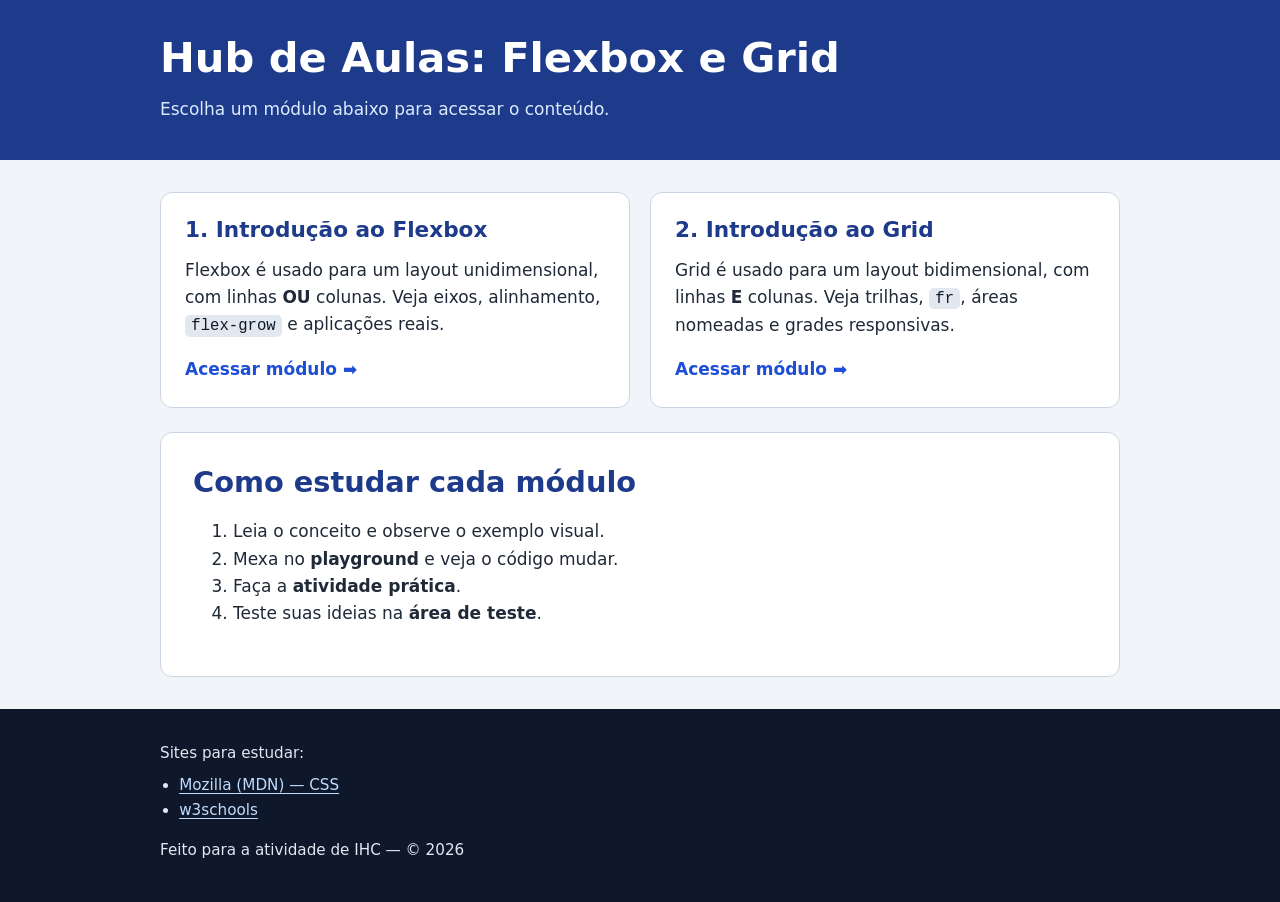
<file: index.html>
<!DOCTYPE html>
<html lang="pt-BR">
<head>
  <meta charset="UTF-8">
  <meta name="viewport" content="width=device-width, initial-scale=1.0">
  <title>Hub de Aulas — Flexbox e Grid</title>
  <meta name="description" content="Hub de estudo de CSS: Flexbox e Grid com explicações, exemplos e playgrounds interativos.">
  <link rel="stylesheet" href="hub.css">
</head>
<body>
  <a class="pular-link" href="#conteudo">Pular para o conteúdo</a>

  <header class="topo">
    <div class="topo-conteudo">
      <h1>Hub de Aulas: Flexbox e Grid</h1>
      <p>Escolha um módulo abaixo para acessar o conteúdo.</p>
    </div>
  </header>

  <main id="conteudo">
    <div class="cards">
      <a class="card" href="flexbox.html">
        <h2>1. Introdução ao Flexbox</h2>
        <p>Flexbox é usado para um layout unidimensional, com linhas <strong>OU</strong> colunas. Veja eixos, alinhamento, <code>flex-grow</code> e aplicações reais.</p>
        <p class="ver">Acessar módulo <span aria-hidden="true">➡</span></p>
      </a>
      <a class="card" href="grid.html">
        <h2>2. Introdução ao Grid</h2>
        <p>Grid é usado para um layout bidimensional, com linhas <strong>E</strong> colunas. Veja trilhas, <code>fr</code>, áreas nomeadas e grades responsivas.</p>
        <p class="ver">Acessar módulo <span aria-hidden="true">➡</span></p>
      </a>
    </div>

    <section class="secao" style="margin-top:1.5rem" aria-labelledby="t-como">
      <h2 id="t-como">Como estudar cada módulo</h2>
      <ol>
        <li>Leia o conceito e observe o exemplo visual.</li>
        <li>Mexa no <strong>playground</strong> e veja o código mudar.</li>
        <li>Faça a <strong>atividade prática</strong>.</li>
        <li>Teste suas ideias na <strong>área de teste</strong>.</li>
      </ol>
    </section>
  </main>

  <footer class="rodape">
    <div class="rodape-conteudo">
      <p>Sites para estudar:</p>
      <ul>
        <li><a href="https://developer.mozilla.org/pt-BR/docs/Web/CSS">Mozilla (MDN) — CSS</a></li>
        <li><a href="https://www.w3schools.com/css/default.asp">w3schools</a></li>
      </ul>
      <p>Feito para a atividade de IHC — © 2026</p>
    </div>
  </footer>
</body>
</html>
</file>
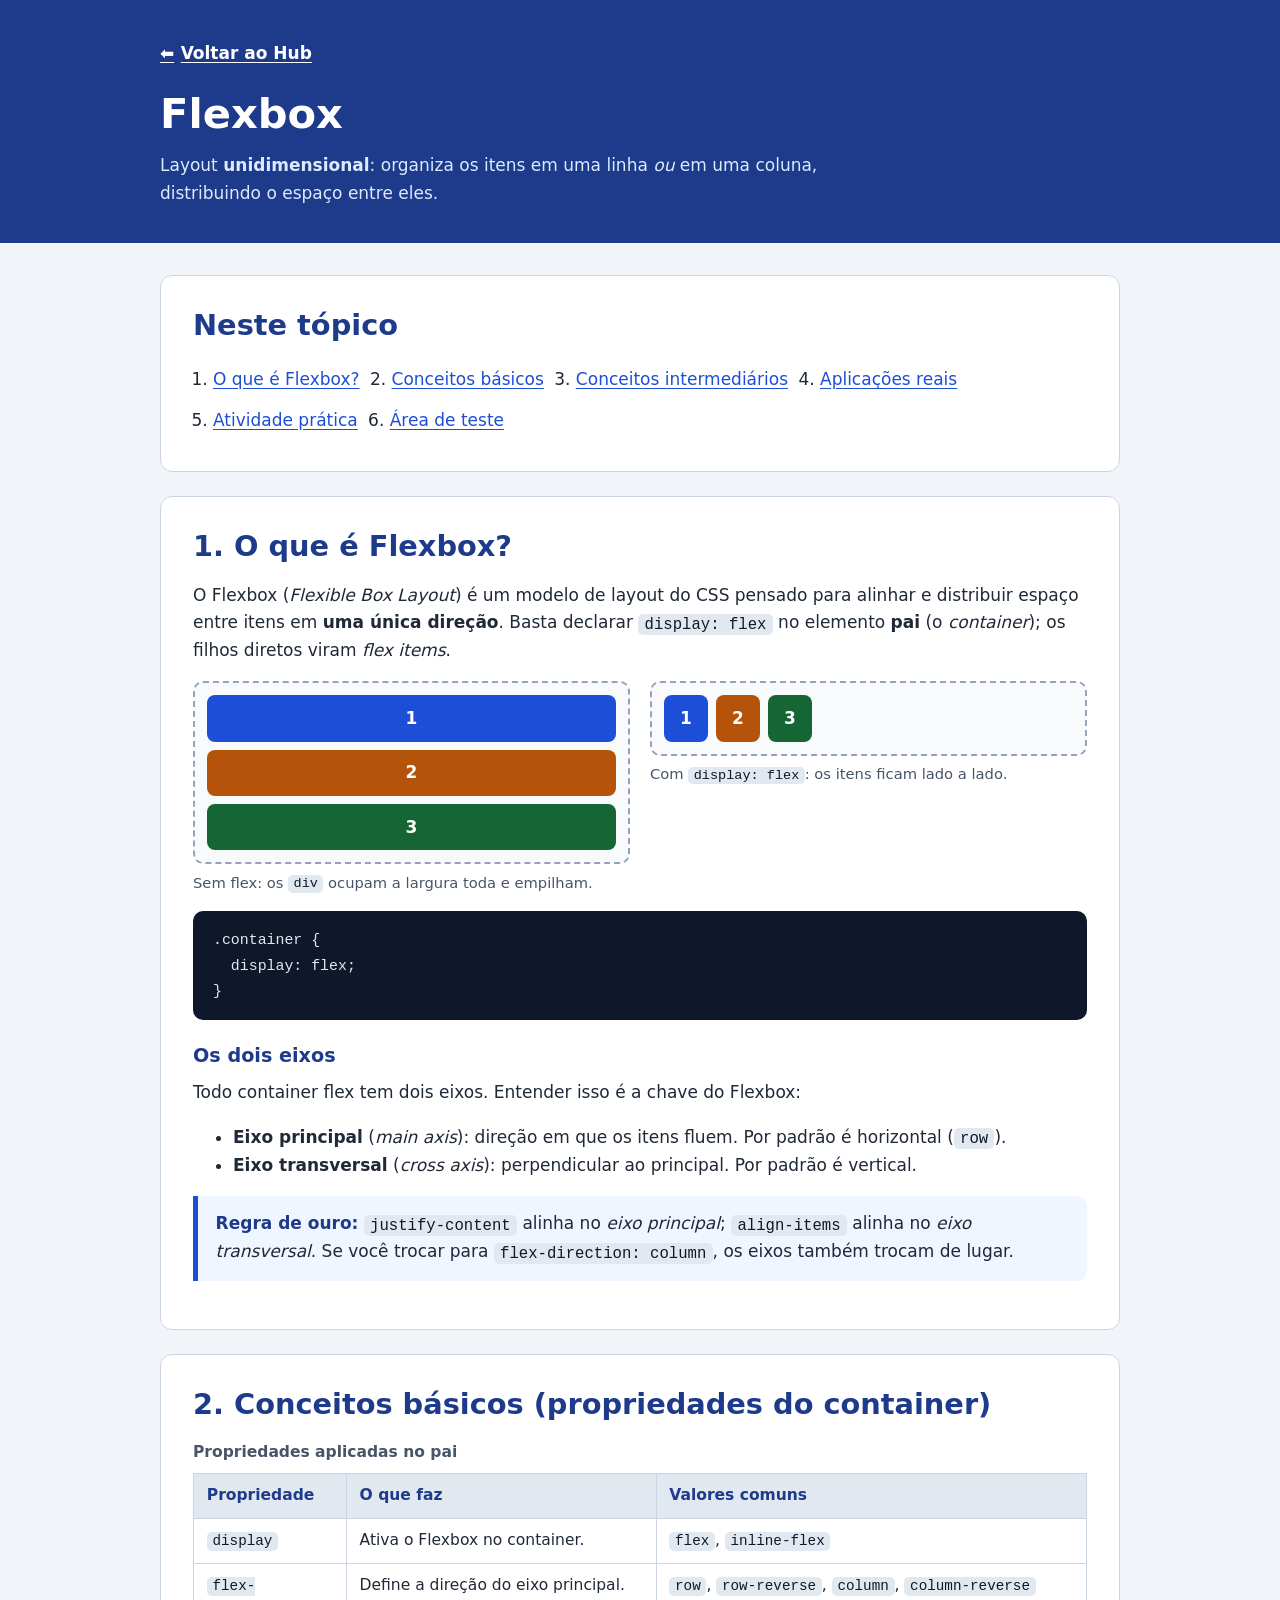
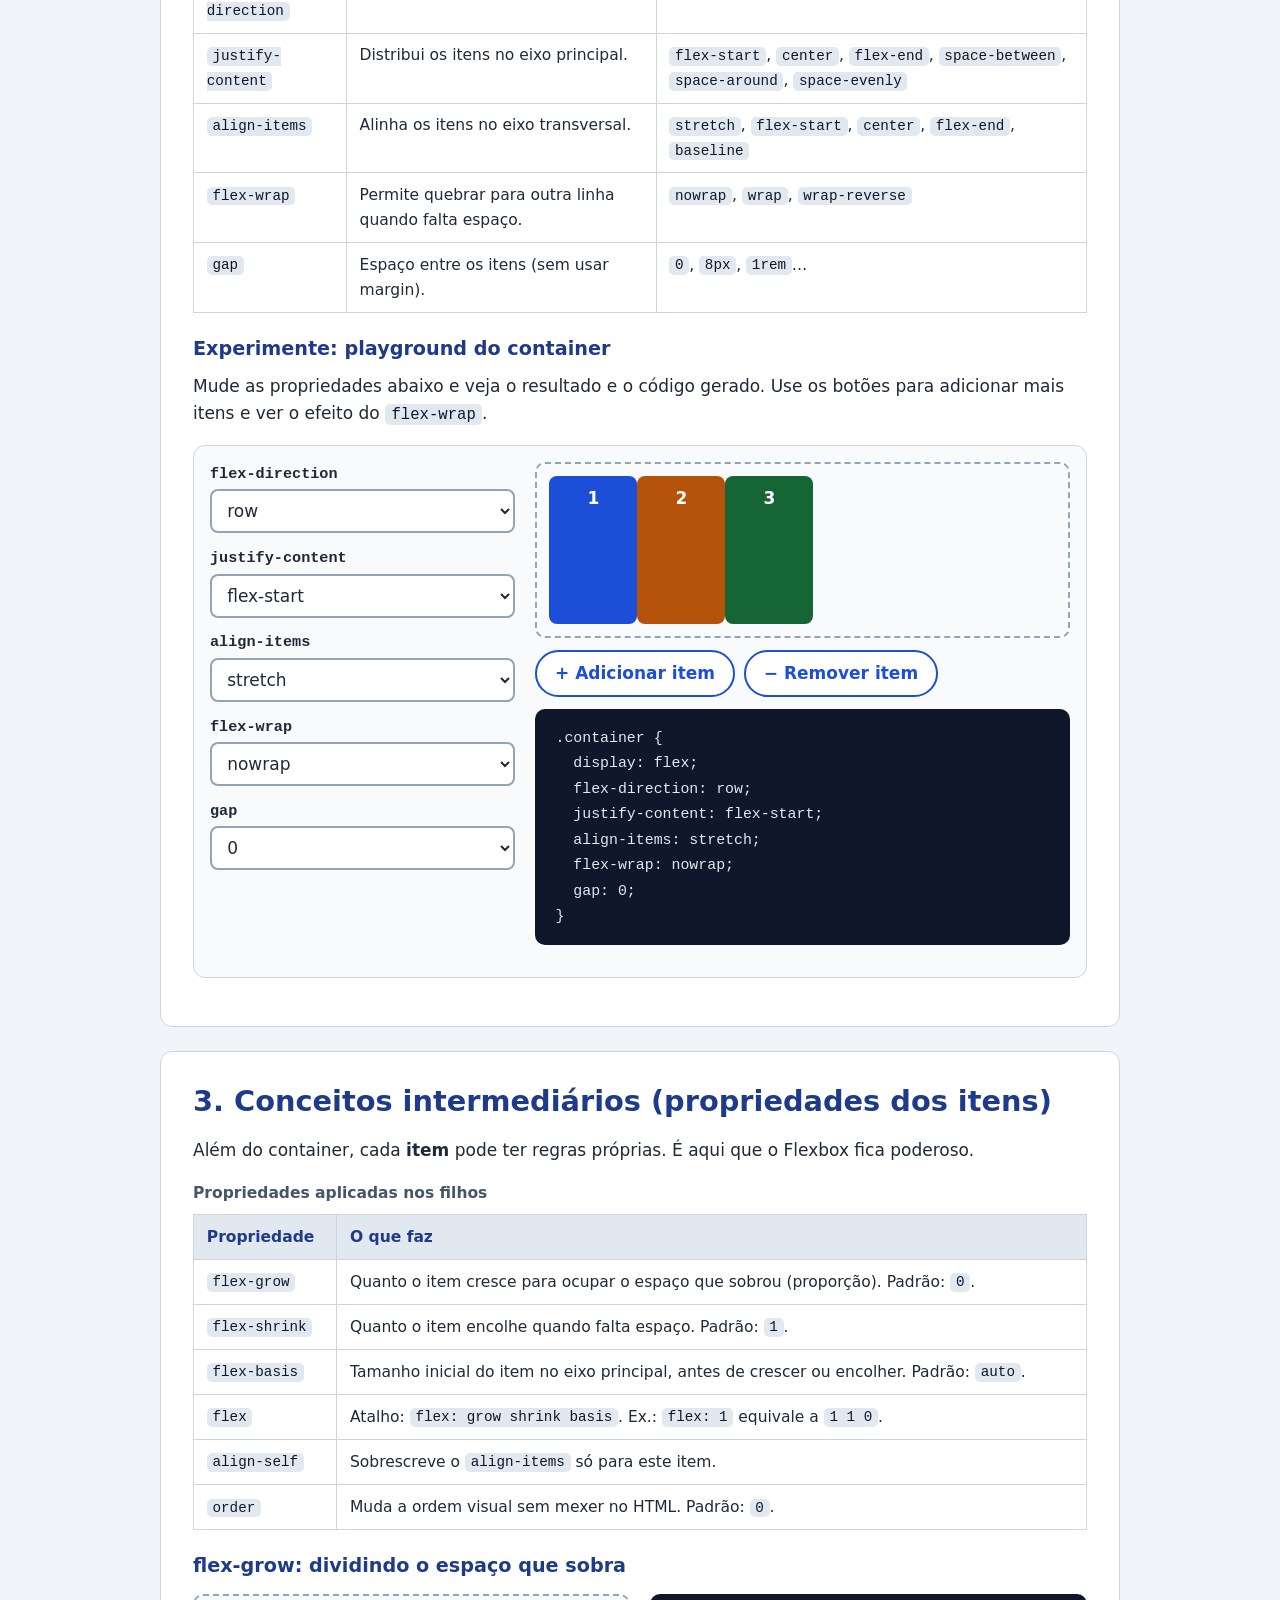
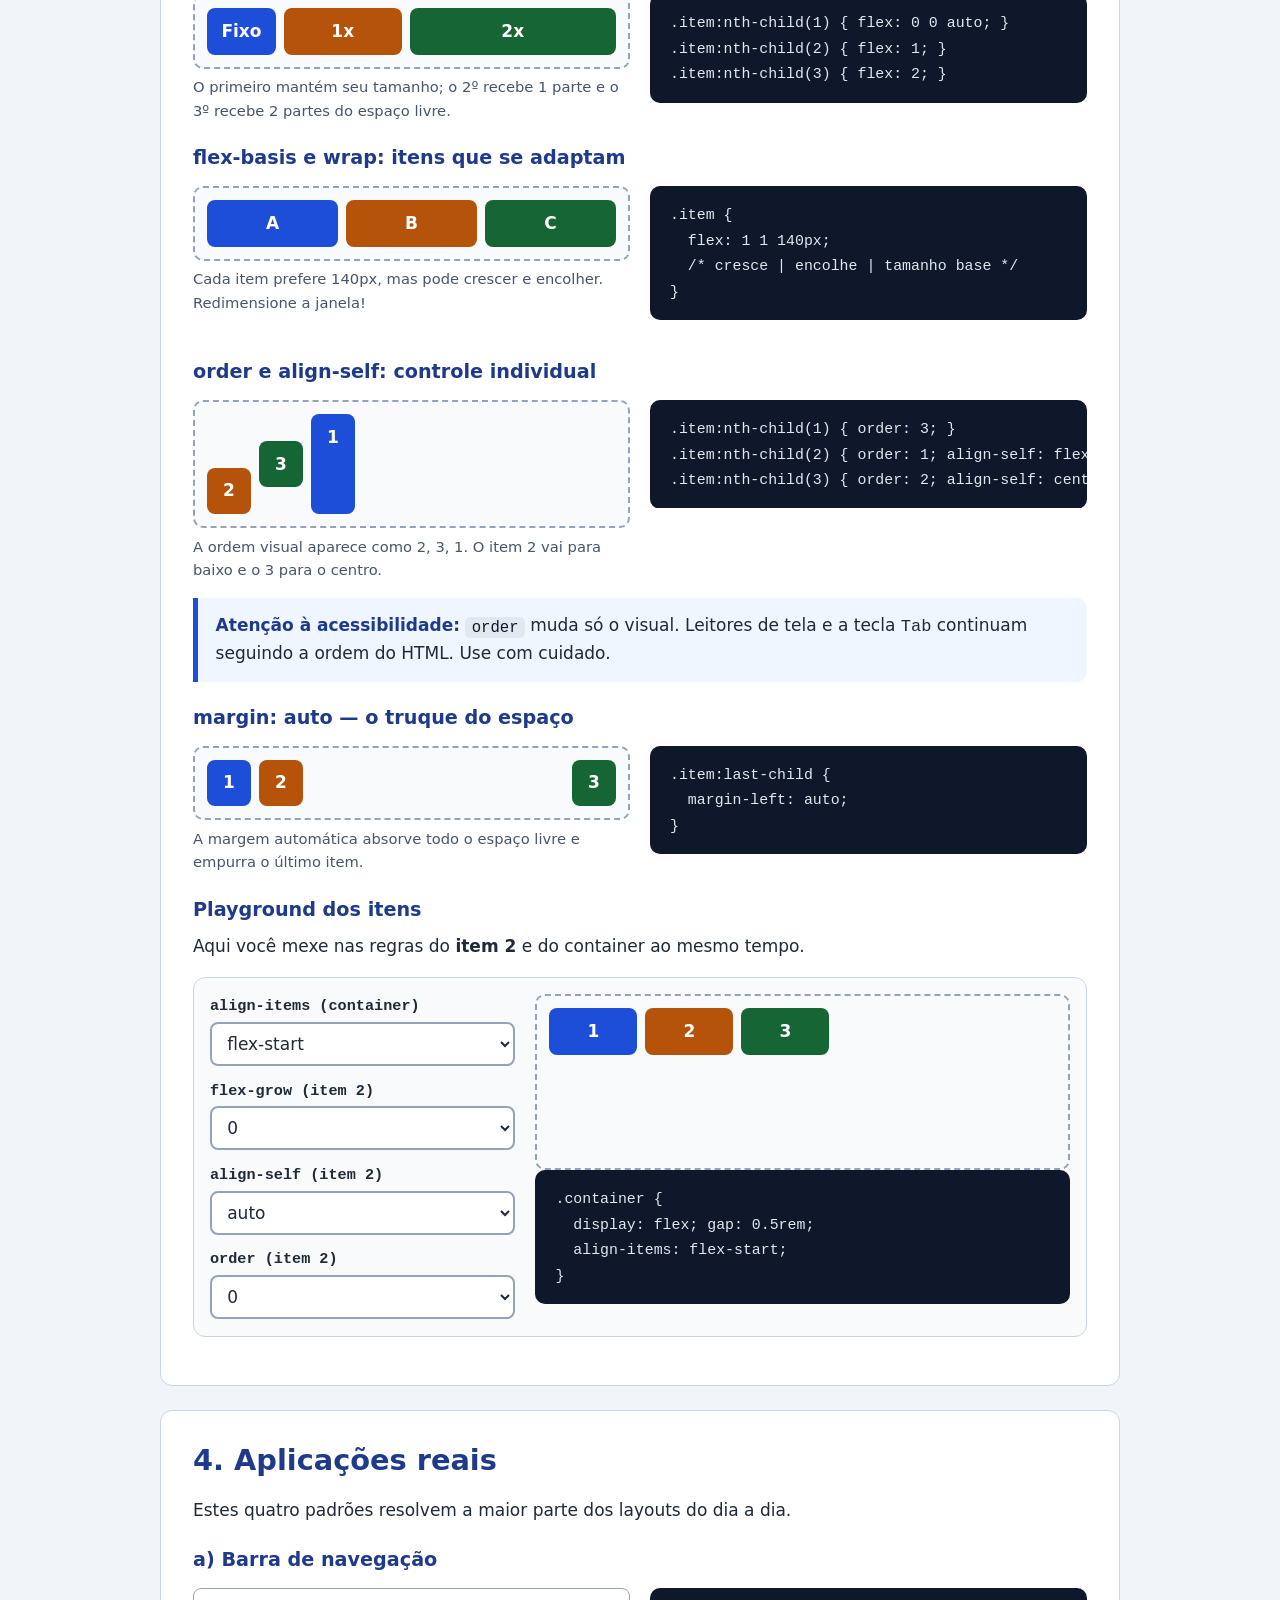
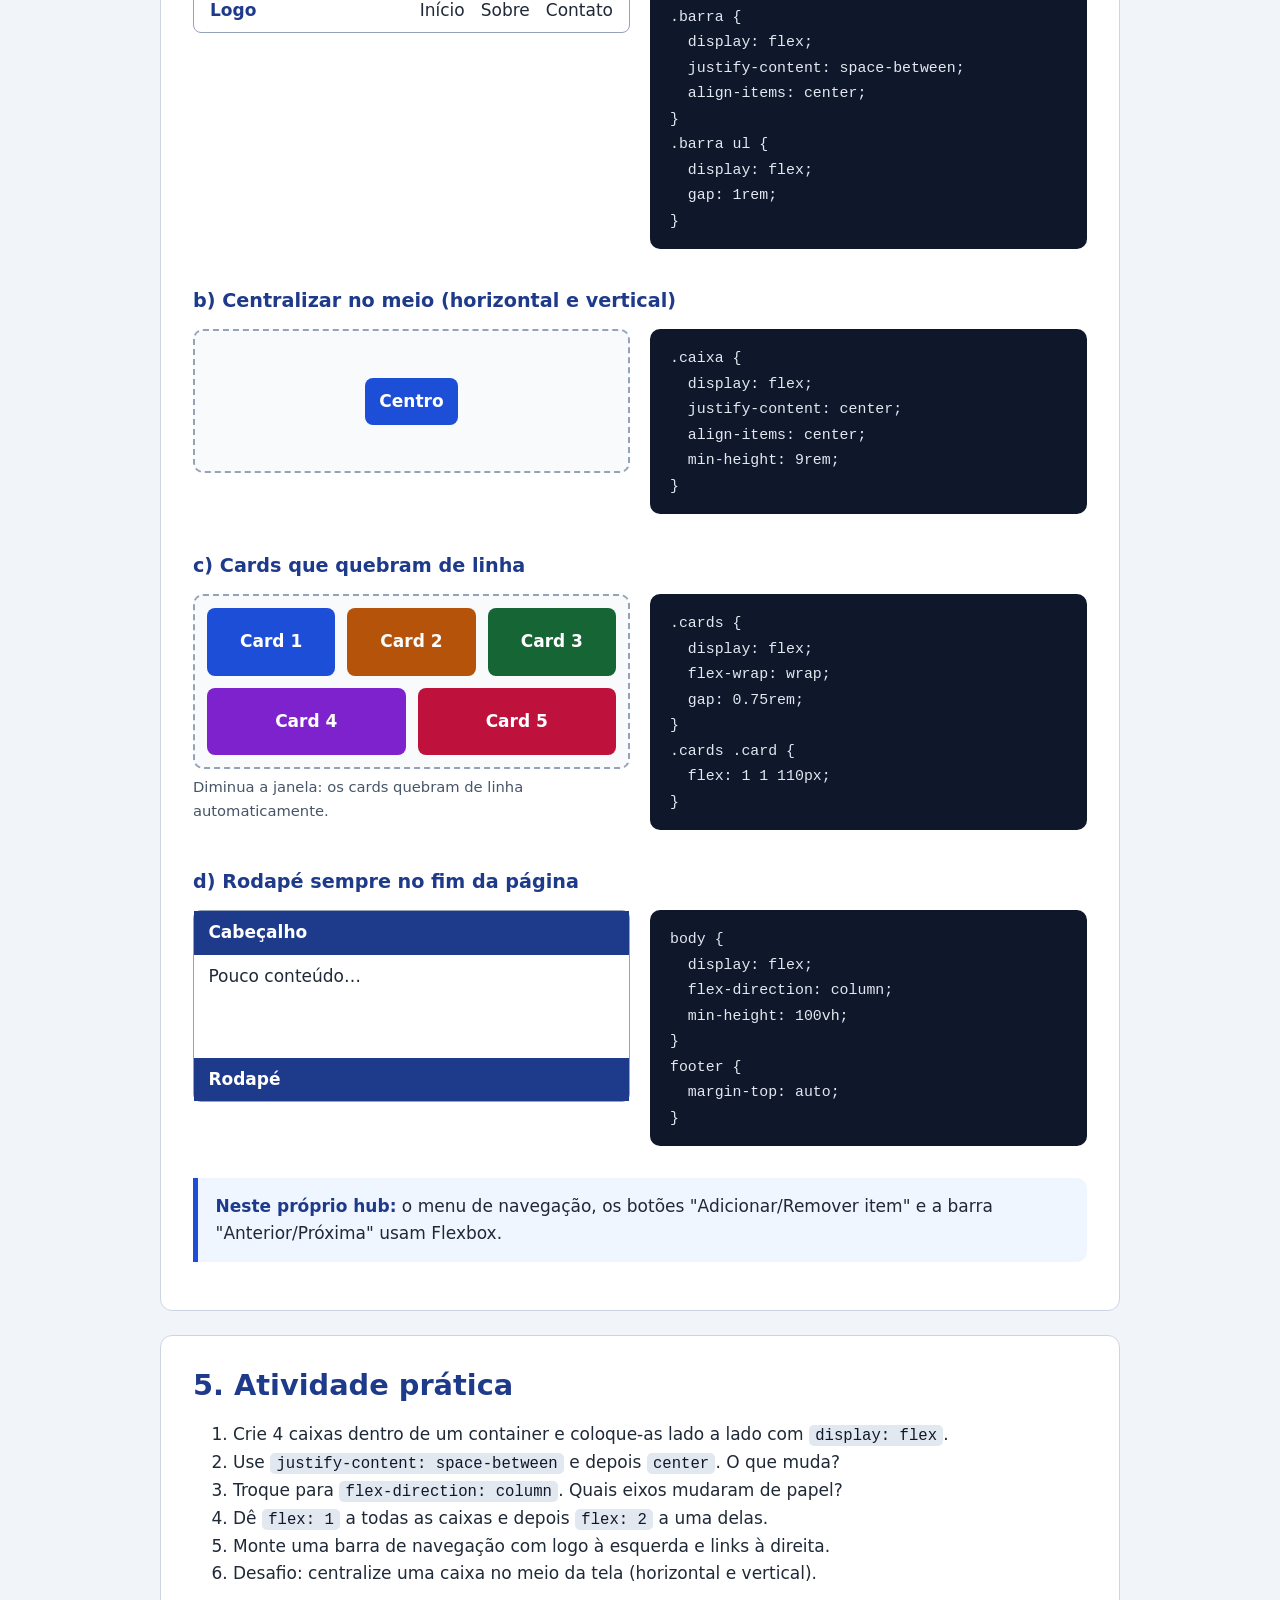
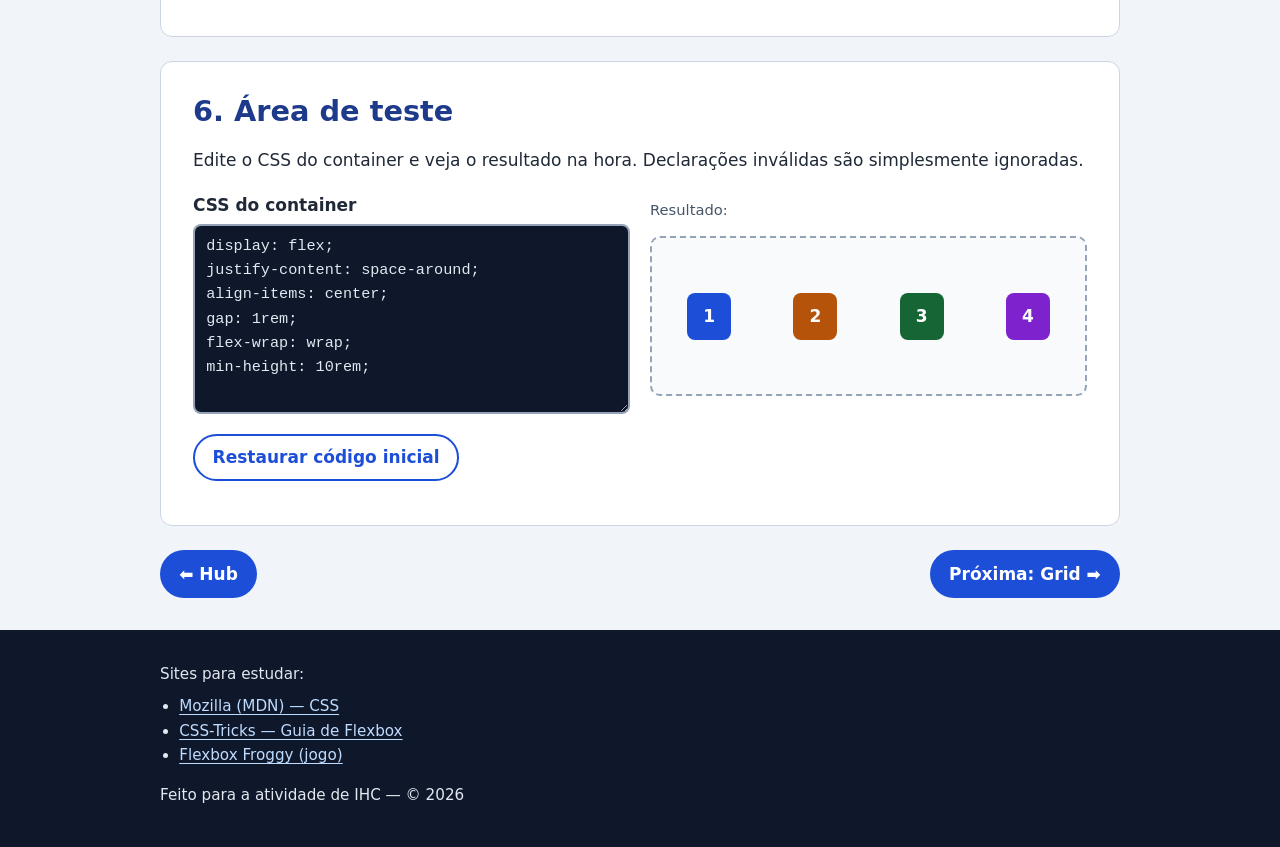
<file: flexbox.html>
<!DOCTYPE html>
<html lang="pt-BR">
<head>
  <meta charset="UTF-8">
  <meta name="viewport" content="width=device-width, initial-scale=1.0">
  <title>Flexbox — Hub de Aulas</title>
  <meta name="description" content="Conceitos básicos e intermediários de Flexbox, com exemplos práticos e playground interativo.">
  <link rel="stylesheet" href="hub.css">
  <link rel="stylesheet" href="flexbox.css">
  <script src="aprenda.js" defer></script>
</head>
<body>
  <a class="pular-link" href="#conteudo">Pular para o conteúdo</a>

  <header class="topo">
    <div class="topo-conteudo">
      <a class="voltar" href="index.html"><span aria-hidden="true">⬅</span> Voltar ao Hub</a>
      <h1>Flexbox</h1>
      <p>Layout <strong>unidimensional</strong>: organiza os itens em uma linha <em>ou</em> em uma coluna, distribuindo o espaço entre eles.</p>
    </div>
  </header>

  <main id="conteudo">

    <nav class="secao sumario" aria-label="Neste tópico">
      <h2>Neste tópico</h2>
      <ol>
        <li><a href="#o-que-e">O que é Flexbox?</a></li>
        <li><a href="#basico">Conceitos básicos</a></li>
        <li><a href="#intermediario">Conceitos intermediários</a></li>
        <li><a href="#aplicacao">Aplicações reais</a></li>
        <li><a href="#atividade">Atividade prática</a></li>
        <li><a href="#teste">Área de teste</a></li>
      </ol>
    </nav>

    <!-- 1 -->
    <section class="secao" id="o-que-e" aria-labelledby="t-oque">
      <h2 id="t-oque">1. O que é Flexbox?</h2>
      <p>O Flexbox (<em>Flexible Box Layout</em>) é um modelo de layout do CSS pensado para alinhar e distribuir espaço entre itens em <strong>uma única direção</strong>. Basta declarar <code>display: flex</code> no elemento <strong>pai</strong> (o <em>container</em>); os filhos diretos viram <em>flex items</em>.</p>

      <div class="exemplo">
        <figure>
          <div class="demo f-sem" role="group" aria-label="Itens sem flex, empilhados">
            <div class="item">1</div><div class="item">2</div><div class="item">3</div>
          </div>
          <figcaption>Sem flex: os <code>div</code> ocupam a largura toda e empilham.</figcaption>
        </figure>
        <figure>
          <div class="demo f-linha" role="group" aria-label="Itens com flex, lado a lado">
            <div class="item">1</div><div class="item">2</div><div class="item">3</div>
          </div>
          <figcaption>Com <code>display: flex</code>: os itens ficam lado a lado.</figcaption>
        </figure>
      </div>

<pre><code>.container {
  display: flex;
}</code></pre>

      <h3>Os dois eixos</h3>
      <p>Todo container flex tem dois eixos. Entender isso é a chave do Flexbox:</p>
      <ul>
        <li><strong>Eixo principal</strong> (<em>main axis</em>): direção em que os itens fluem. Por padrão é horizontal (<code>row</code>).</li>
        <li><strong>Eixo transversal</strong> (<em>cross axis</em>): perpendicular ao principal. Por padrão é vertical.</li>
      </ul>
      <div class="nota">
        <p><strong>Regra de ouro:</strong> <code>justify-content</code> alinha no <em>eixo principal</em>; <code>align-items</code> alinha no <em>eixo transversal</em>. Se você trocar para <code>flex-direction: column</code>, os eixos também trocam de lugar.</p>
      </div>
    </section>

    <!-- 2 -->
    <section class="secao" id="basico" aria-labelledby="t-basico">
      <h2 id="t-basico">2. Conceitos básicos (propriedades do container)</h2>

      <div class="tabela-rolagem">
        <table>
          <caption>Propriedades aplicadas no <strong>pai</strong></caption>
          <thead>
            <tr><th scope="col">Propriedade</th><th scope="col">O que faz</th><th scope="col">Valores comuns</th></tr>
          </thead>
          <tbody>
            <tr><td><code>display</code></td><td>Ativa o Flexbox no container.</td><td><code>flex</code>, <code>inline-flex</code></td></tr>
            <tr><td><code>flex-direction</code></td><td>Define a direção do eixo principal.</td><td><code>row</code>, <code>row-reverse</code>, <code>column</code>, <code>column-reverse</code></td></tr>
            <tr><td><code>justify-content</code></td><td>Distribui os itens no eixo principal.</td><td><code>flex-start</code>, <code>center</code>, <code>flex-end</code>, <code>space-between</code>, <code>space-around</code>, <code>space-evenly</code></td></tr>
            <tr><td><code>align-items</code></td><td>Alinha os itens no eixo transversal.</td><td><code>stretch</code>, <code>flex-start</code>, <code>center</code>, <code>flex-end</code>, <code>baseline</code></td></tr>
            <tr><td><code>flex-wrap</code></td><td>Permite quebrar para outra linha quando falta espaço.</td><td><code>nowrap</code>, <code>wrap</code>, <code>wrap-reverse</code></td></tr>
            <tr><td><code>gap</code></td><td>Espaço entre os itens (sem usar margin).</td><td><code>0</code>, <code>8px</code>, <code>1rem</code>…</td></tr>
          </tbody>
        </table>
      </div>

      <h3>Experimente: playground do container</h3>
      <p>Mude as propriedades abaixo e veja o resultado e o código gerado. Use os botões para adicionar mais itens e ver o efeito do <code>flex-wrap</code>.</p>

      <div class="playground" data-playground>
        <div class="controles">
          <div class="controle">
            <label for="pf-dir">flex-direction</label>
            <select id="pf-dir" data-prop="flex-direction">
              <option>row</option><option>row-reverse</option><option>column</option><option>column-reverse</option>
            </select>
          </div>
          <div class="controle">
            <label for="pf-jc">justify-content</label>
            <select id="pf-jc" data-prop="justify-content">
              <option>flex-start</option><option>center</option><option>flex-end</option>
              <option>space-between</option><option>space-around</option><option>space-evenly</option>
            </select>
          </div>
          <div class="controle">
            <label for="pf-ai">align-items</label>
            <select id="pf-ai" data-prop="align-items">
              <option>stretch</option><option>flex-start</option><option>center</option><option>flex-end</option>
            </select>
          </div>
          <div class="controle">
            <label for="pf-wrap">flex-wrap</label>
            <select id="pf-wrap" data-prop="flex-wrap">
              <option>nowrap</option><option>wrap</option><option>wrap-reverse</option>
            </select>
          </div>
          <div class="controle">
            <label for="pf-gap">gap</label>
            <select id="pf-gap" data-prop="gap">
              <option>0</option><option>0.5rem</option><option>1rem</option><option>2rem</option>
            </select>
          </div>
        </div>

        <div>
          <div class="demo demo-alta" data-alvo data-base="display: flex;" role="group" aria-label="Resultado do playground">
            <div class="item">1</div><div class="item">2</div><div class="item">3</div>
          </div>
          <div class="botoes">
            <button type="button" data-add>+ Adicionar item</button>
            <button type="button" data-remove>− Remover item</button>
          </div>
          <p class="sr-only" role="status" data-status></p>
          <pre><code data-saida></code></pre>
        </div>
      </div>
    </section>

    <!-- 3 -->
    <section class="secao" id="intermediario" aria-labelledby="t-inter">
      <h2 id="t-inter">3. Conceitos intermediários (propriedades dos itens)</h2>
      <p>Além do container, cada <strong>item</strong> pode ter regras próprias. É aqui que o Flexbox fica poderoso.</p>

      <div class="tabela-rolagem">
        <table>
          <caption>Propriedades aplicadas nos <strong>filhos</strong></caption>
          <thead>
            <tr><th scope="col">Propriedade</th><th scope="col">O que faz</th></tr>
          </thead>
          <tbody>
            <tr><td><code>flex-grow</code></td><td>Quanto o item cresce para ocupar o espaço que sobrou (proporção). Padrão: <code>0</code>.</td></tr>
            <tr><td><code>flex-shrink</code></td><td>Quanto o item encolhe quando falta espaço. Padrão: <code>1</code>.</td></tr>
            <tr><td><code>flex-basis</code></td><td>Tamanho inicial do item no eixo principal, antes de crescer ou encolher. Padrão: <code>auto</code>.</td></tr>
            <tr><td><code>flex</code></td><td>Atalho: <code>flex: grow shrink basis</code>. Ex.: <code>flex: 1</code> equivale a <code>1 1 0</code>.</td></tr>
            <tr><td><code>align-self</code></td><td>Sobrescreve o <code>align-items</code> só para este item.</td></tr>
            <tr><td><code>order</code></td><td>Muda a ordem visual sem mexer no HTML. Padrão: <code>0</code>.</td></tr>
          </tbody>
        </table>
      </div>

      <h3>flex-grow: dividindo o espaço que sobra</h3>
      <div class="exemplo">
        <figure>
          <div class="demo f-grow" role="group" aria-label="Itens com flex-grow diferentes">
            <div class="item">Fixo</div><div class="item">1x</div><div class="item">2x</div>
          </div>
          <figcaption>O primeiro mantém seu tamanho; o 2º recebe 1 parte e o 3º recebe 2 partes do espaço livre.</figcaption>
        </figure>
<pre><code>.item:nth-child(1) { flex: 0 0 auto; }
.item:nth-child(2) { flex: 1; }
.item:nth-child(3) { flex: 2; }</code></pre>
      </div>

      <h3>flex-basis e wrap: itens que se adaptam</h3>
      <div class="exemplo">
        <figure>
          <div class="demo f-basis" role="group" aria-label="Itens com flex-basis">
            <div class="item">A</div><div class="item">B</div><div class="item">C</div>
          </div>
          <figcaption>Cada item prefere 140px, mas pode crescer e encolher. Redimensione a janela!</figcaption>
        </figure>
<pre><code>.item {
  flex: 1 1 140px;
  /* cresce | encolhe | tamanho base */
}</code></pre>
      </div>

      <h3>order e align-self: controle individual</h3>
      <div class="exemplo">
        <figure>
          <div class="demo f-order" role="group" aria-label="Itens com order e align-self">
            <div class="item">1</div><div class="item">2</div><div class="item">3</div>
          </div>
          <figcaption>A ordem visual aparece como 2, 3, 1. O item 2 vai para baixo e o 3 para o centro.</figcaption>
        </figure>
<pre><code>.item:nth-child(1) { order: 3; }
.item:nth-child(2) { order: 1; align-self: flex-end; }
.item:nth-child(3) { order: 2; align-self: center; }</code></pre>
      </div>
      <div class="nota">
        <p><strong>Atenção à acessibilidade:</strong> <code>order</code> muda só o visual. Leitores de tela e a tecla <kbd>Tab</kbd> continuam seguindo a ordem do HTML. Use com cuidado.</p>
      </div>

      <h3>margin: auto — o truque do espaço</h3>
      <div class="exemplo">
        <figure>
          <div class="demo f-margem" role="group" aria-label="Item empurrado para a direita com margin auto">
            <div class="item">1</div><div class="item">2</div><div class="item">3</div>
          </div>
          <figcaption>A margem automática absorve todo o espaço livre e empurra o último item.</figcaption>
        </figure>
<pre><code>.item:last-child {
  margin-left: auto;
}</code></pre>
      </div>

      <h3>Playground dos itens</h3>
      <p>Aqui você mexe nas regras do <strong>item 2</strong> e do container ao mesmo tempo.</p>
      <div class="playground" data-playground>
        <div class="controles">
          <div class="controle">
            <label for="pi-ai">align-items (container)</label>
            <select id="pi-ai" data-prop="align-items">
              <option>flex-start</option><option>center</option><option>flex-end</option><option>stretch</option>
            </select>
          </div>
          <div class="controle">
            <label for="pi-grow">flex-grow (item 2)</label>
            <select id="pi-grow" data-prop="flex-grow" data-item="2" data-padrao="0">
              <option>0</option><option>1</option><option>2</option><option>3</option>
            </select>
          </div>
          <div class="controle">
            <label for="pi-self">align-self (item 2)</label>
            <select id="pi-self" data-prop="align-self" data-item="2" data-padrao="auto">
              <option>auto</option><option>flex-start</option><option>center</option><option>flex-end</option><option>stretch</option>
            </select>
          </div>
          <div class="controle">
            <label for="pi-order">order (item 2)</label>
            <select id="pi-order" data-prop="order" data-item="2" data-padrao="0">
              <option>0</option><option>-1</option><option>1</option><option>2</option>
            </select>
          </div>
        </div>
        <div>
          <div class="demo demo-alta" data-alvo data-base="display: flex; gap: 0.5rem;" role="group" aria-label="Resultado do playground dos itens">
            <div class="item">1</div><div class="item">2</div><div class="item">3</div>
          </div>
          <pre><code data-saida></code></pre>
        </div>
      </div>
    </section>

    <!-- 4 -->
    <section class="secao" id="aplicacao" aria-labelledby="t-aplic">
      <h2 id="t-aplic">4. Aplicações reais</h2>
      <p>Estes quatro padrões resolvem a maior parte dos layouts do dia a dia.</p>

      <h3>a) Barra de navegação</h3>
      <div class="exemplo">
        <figure>
          <div class="f-nav" role="group" aria-label="Exemplo de barra de navegação">
            <strong>Logo</strong>
            <ul><li>Início</li><li>Sobre</li><li>Contato</li></ul>
          </div>
        </figure>
<pre><code>.barra {
  display: flex;
  justify-content: space-between;
  align-items: center;
}
.barra ul {
  display: flex;
  gap: 1rem;
}</code></pre>
      </div>

      <h3>b) Centralizar no meio (horizontal e vertical)</h3>
      <div class="exemplo">
        <figure>
          <div class="demo f-centro" role="group" aria-label="Item centralizado">
            <div class="item">Centro</div>
          </div>
        </figure>
<pre><code>.caixa {
  display: flex;
  justify-content: center;
  align-items: center;
  min-height: 9rem;
}</code></pre>
      </div>

      <h3>c) Cards que quebram de linha</h3>
      <div class="exemplo">
        <figure>
          <div class="demo f-cards" role="group" aria-label="Cards em flex wrap">
            <div class="item">Card 1</div><div class="item">Card 2</div><div class="item">Card 3</div>
            <div class="item">Card 4</div><div class="item">Card 5</div>
          </div>
          <figcaption>Diminua a janela: os cards quebram de linha automaticamente.</figcaption>
        </figure>
<pre><code>.cards {
  display: flex;
  flex-wrap: wrap;
  gap: 0.75rem;
}
.cards .card {
  flex: 1 1 110px;
}</code></pre>
      </div>

      <h3>d) Rodapé sempre no fim da página</h3>
      <div class="exemplo">
        <figure>
          <div class="f-pagina" role="group" aria-label="Página com rodapé no fim">
            <div class="topo-mini">Cabeçalho</div>
            <div class="conteudo-mini">Pouco conteúdo…</div>
            <div class="rodape-mini">Rodapé</div>
          </div>
        </figure>
<pre><code>body {
  display: flex;
  flex-direction: column;
  min-height: 100vh;
}
footer {
  margin-top: auto;
}</code></pre>
      </div>

      <div class="nota">
        <p><strong>Neste próprio hub:</strong> o menu de navegação, os botões "Adicionar/Remover item" e a barra "Anterior/Próxima" usam Flexbox.</p>
      </div>
    </section>

    <!-- 5 -->
    <section class="secao" id="atividade" aria-labelledby="t-ativ">
      <h2 id="t-ativ">5. Atividade prática</h2>
      <ol>
        <li>Crie 4 caixas dentro de um container e coloque-as lado a lado com <code>display: flex</code>.</li>
        <li>Use <code>justify-content: space-between</code> e depois <code>center</code>. O que muda?</li>
        <li>Troque para <code>flex-direction: column</code>. Quais eixos mudaram de papel?</li>
        <li>Dê <code>flex: 1</code> a todas as caixas e depois <code>flex: 2</code> a uma delas.</li>
        <li>Monte uma barra de navegação com logo à esquerda e links à direita.</li>
        <li>Desafio: centralize uma caixa no meio da tela (horizontal e vertical).</li>
      </ol>
    </section>

    <!-- 6 -->
    <section class="secao" id="teste" aria-labelledby="t-teste">
     <h2 id="t-teste">6. Área de teste</h2>
      <p>Edite o CSS do container e veja o resultado na hora. Declarações inválidas são simplesmente ignoradas.</p>
      <div class="teste">
        <div>
          <label for="editor-flex">CSS do container</label>
<textarea id="editor-flex" data-editor data-alvo="alvo-flex" spellcheck="false" rows="7">display: flex;
justify-content: space-around;
align-items: center;
gap: 1rem;
flex-wrap: wrap;
min-height: 10rem;</textarea>
          <div class="botoes"><button type="button" data-reset="editor-flex">Restaurar código inicial</button></div>
        </div>
        <div>
          <p id="rotulo-flex" class="legenda">Resultado:</p>
          <div class="demo" id="alvo-flex" role="group" aria-labelledby="rotulo-flex">
            <div class="item">1</div><div class="item">2</div><div class="item">3</div><div class="item">4</div>
          </div>
        </div>
      </div>
    </section>

    <nav class="entre-aulas" aria-label="Navegação entre aulas">
      <a href="index.html"><span aria-hidden="true">⬅</span>&nbsp;Hub</a>
      <a href="grid.html">Próxima: Grid&nbsp;<span aria-hidden="true">➡</span></a>
    </nav>
  </main>

  <footer class="rodape">
    <div class="rodape-conteudo">
      <p>Sites para estudar:</p>
      <ul>
        <li><a href="https://developer.mozilla.org/pt-BR/docs/Web/CSS">Mozilla (MDN) — CSS</a></li>
        <li><a href="https://css-tricks.com/snippets/css/a-guide-to-flexbox/">CSS-Tricks — Guia de Flexbox</a></li>
        <li><a href="https://flexboxfroggy.com/#pt-br">Flexbox Froggy (jogo)</a></li>
      </ul>
      <p>Feito para a atividade de IHC — © 2026</p>
    </div>
  </footer>
</body>
</html>
</file>
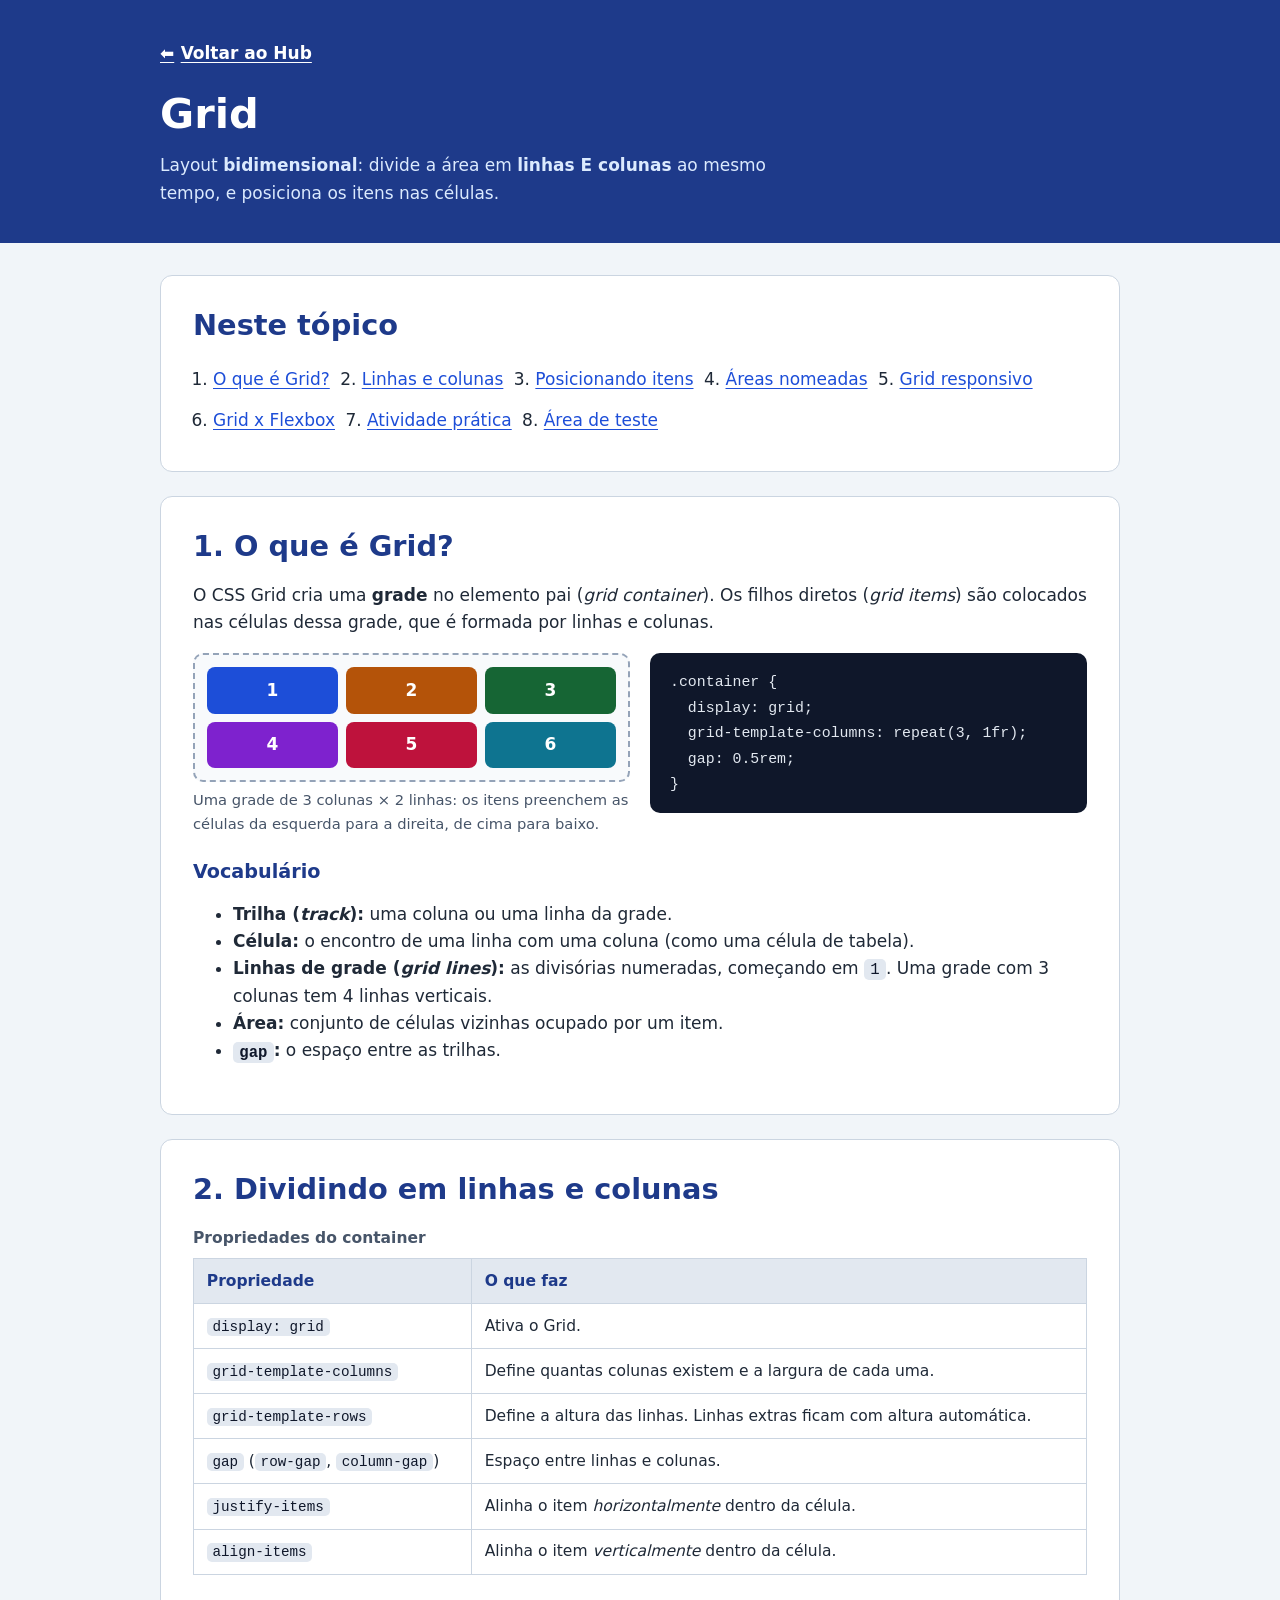
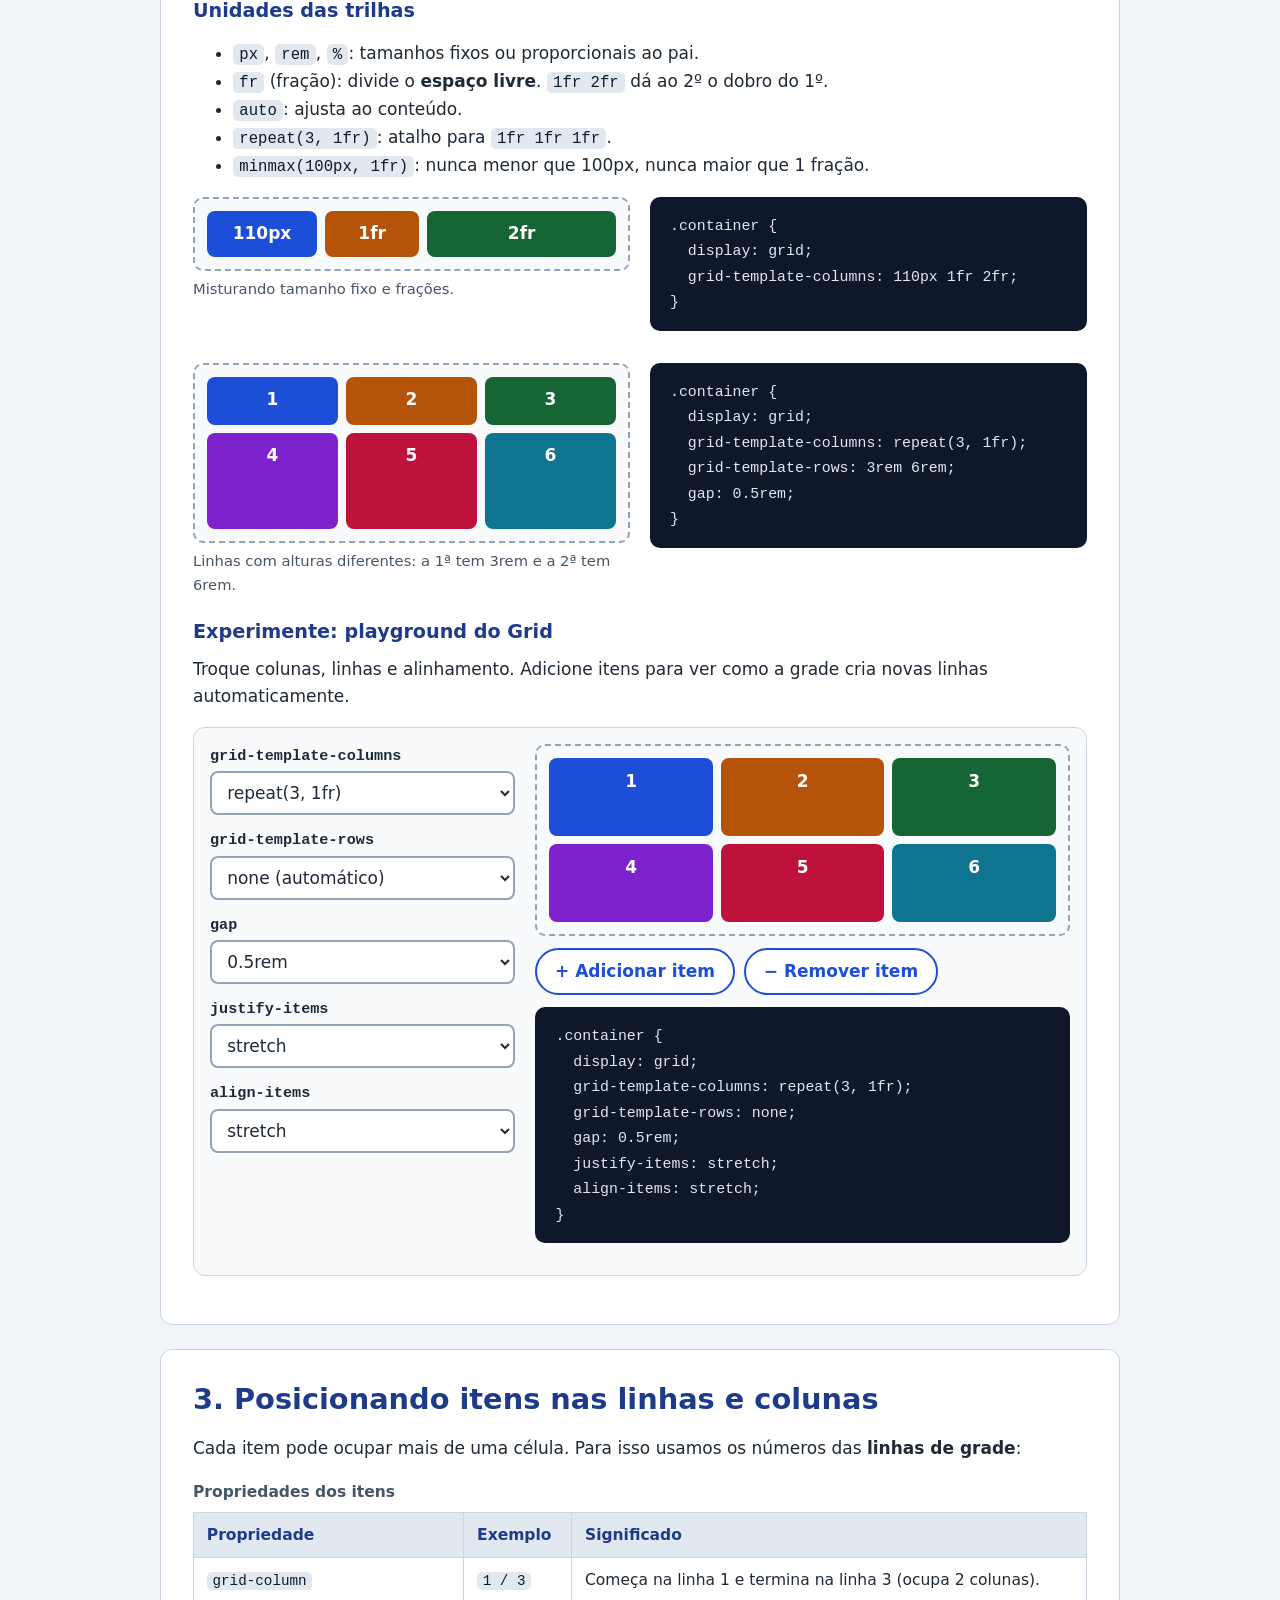
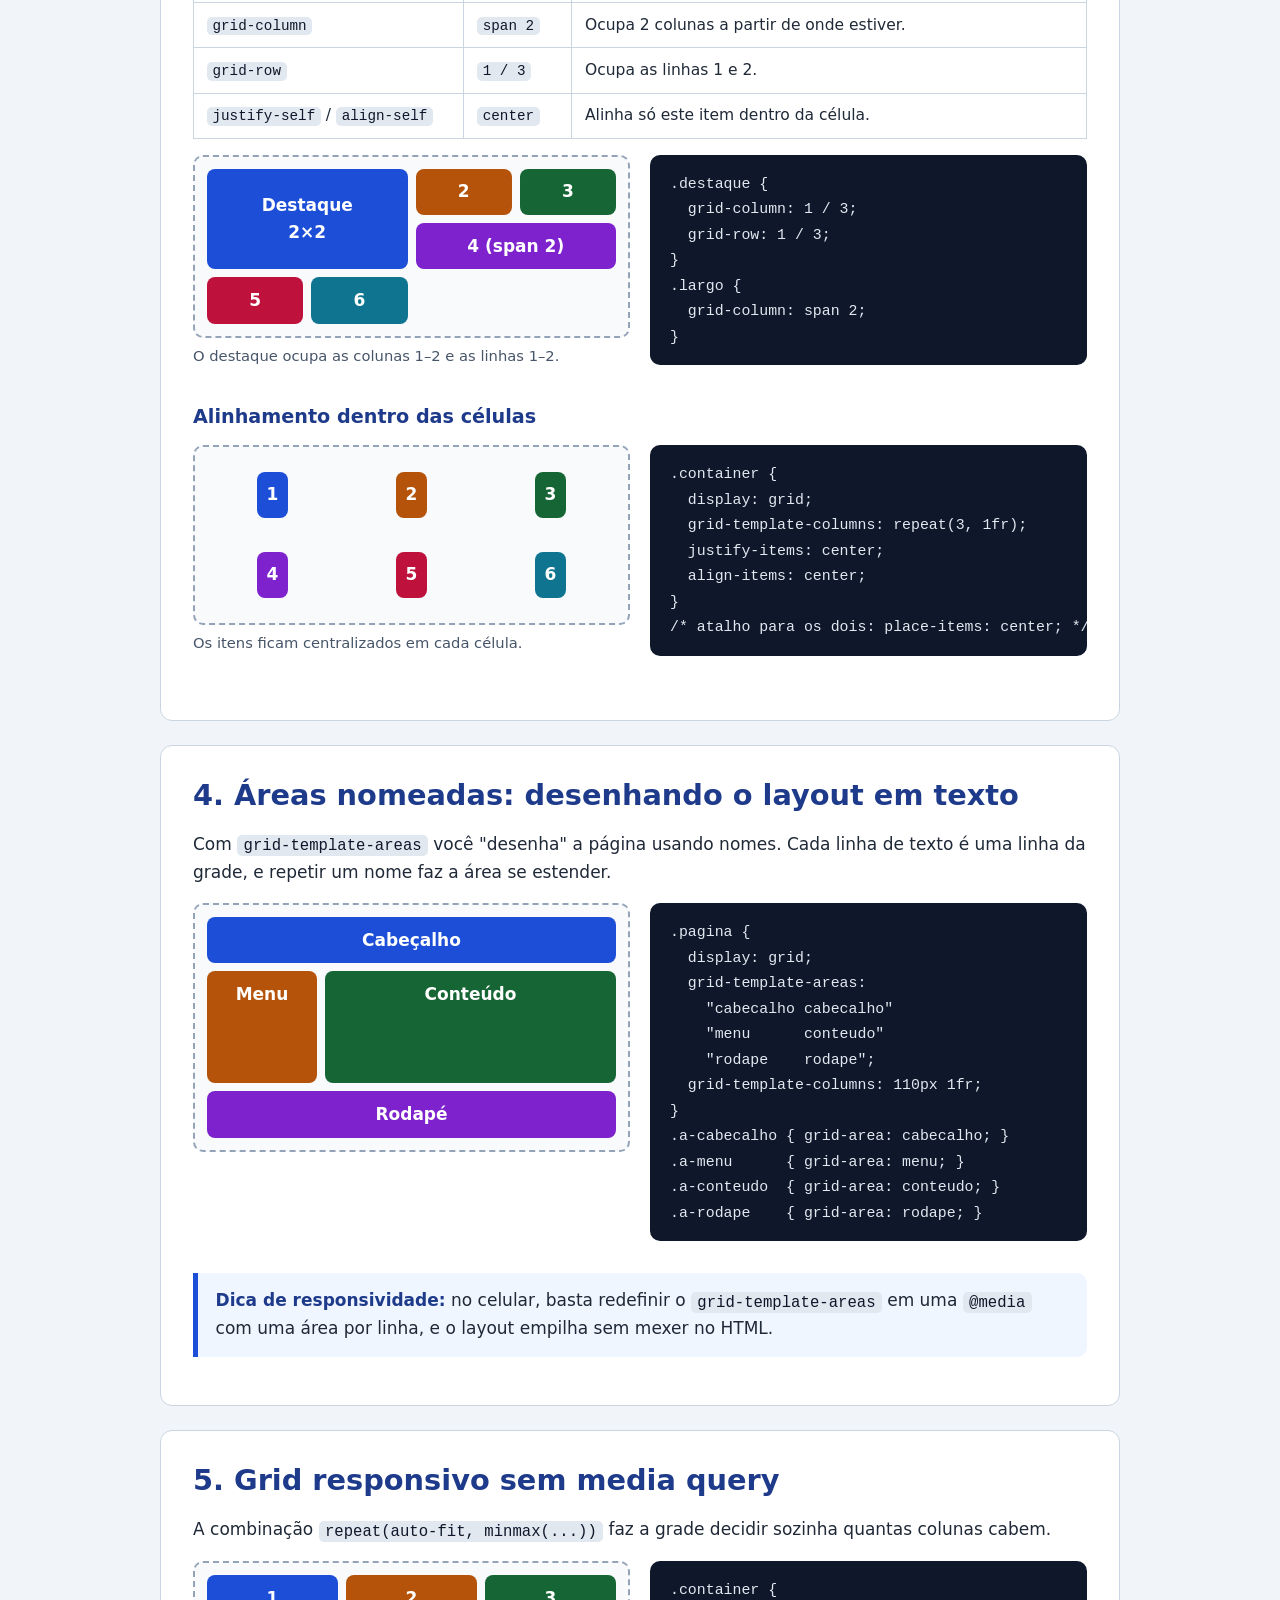
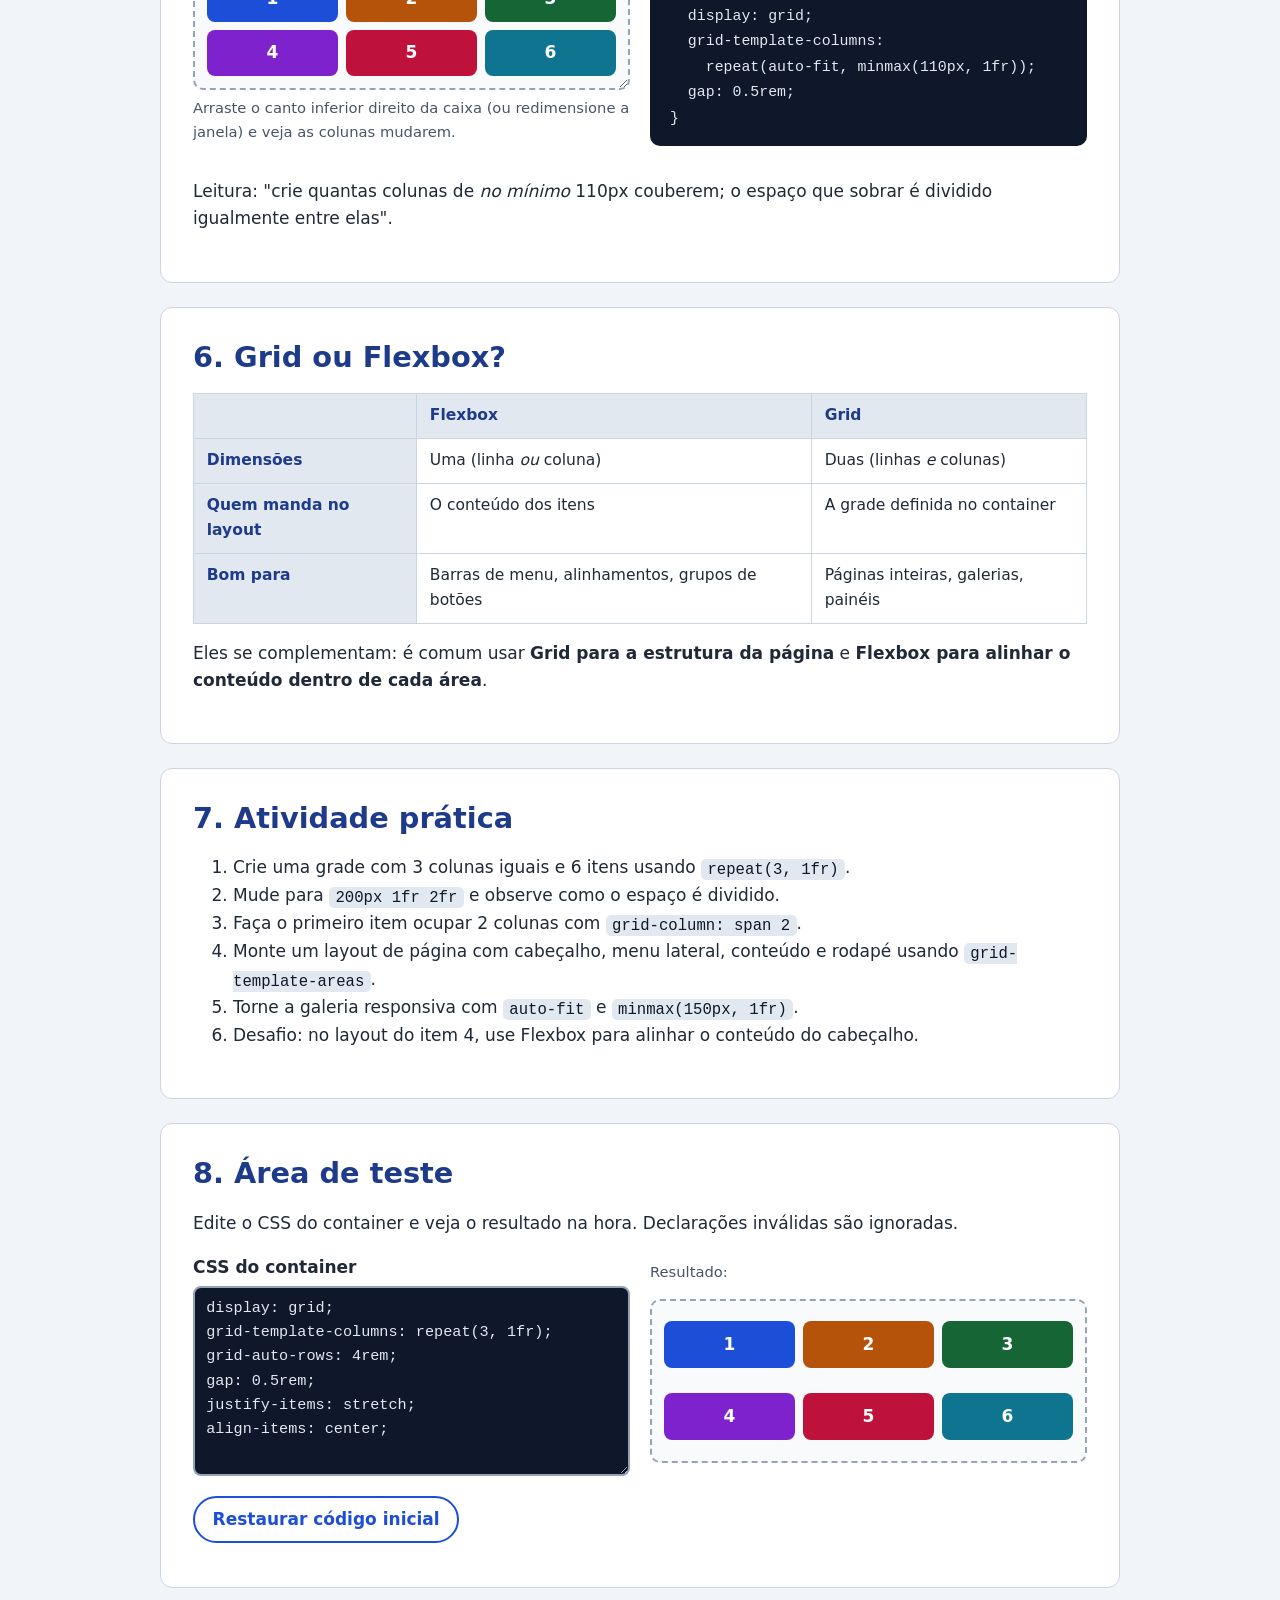
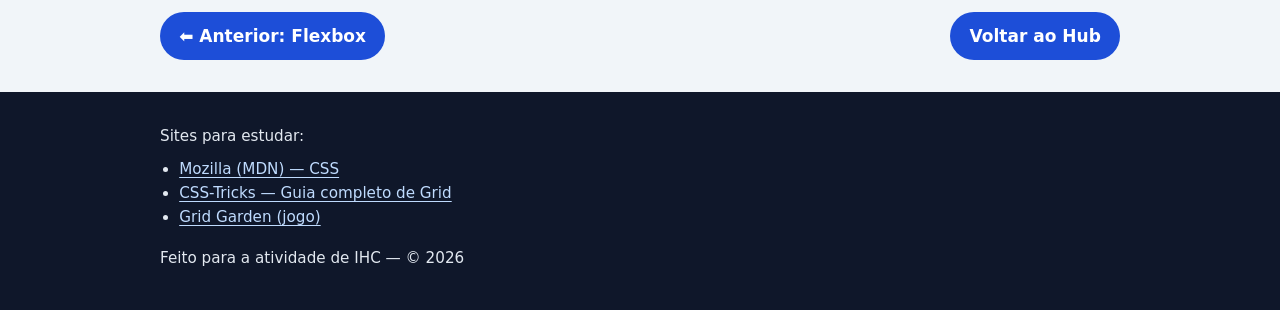
<file: grid.html>
<!DOCTYPE html>
<html lang="pt-BR">
<head>
  <meta charset="UTF-8">
  <meta name="viewport" content="width=device-width, initial-scale=1.0">
  <title>Grid — Hub de Aulas</title>
  <meta name="description" content="Como o CSS Grid divide elementos em linhas e colunas, com exemplos práticos e playground interativo.">
  <link rel="stylesheet" href="hub.css">
  <link rel="stylesheet" href="grid.css">
  <script src="aprenda.js" defer></script>
</head>
<body>
  <a class="pular-link" href="#conteudo">Pular para o conteúdo</a>

  <header class="topo">
    <div class="topo-conteudo">
      <a class="voltar" href="index.html"><span aria-hidden="true">⬅</span> Voltar ao Hub</a>
      <h1>Grid</h1>
      <p>Layout <strong>bidimensional</strong>: divide a área em <strong>linhas E colunas</strong> ao mesmo tempo, e posiciona os itens nas células.</p>
    </div>
  </header>

  <main id="conteudo">

    <nav class="secao sumario" aria-label="Neste tópico">
      <h2>Neste tópico</h2>
      <ol>
        <li><a href="#o-que-e">O que é Grid?</a></li>
        <li><a href="#linhas-colunas">Linhas e colunas</a></li>
        <li><a href="#posicionando">Posicionando itens</a></li>
        <li><a href="#areas">Áreas nomeadas</a></li>
        <li><a href="#responsivo">Grid responsivo</a></li>
        <li><a href="#comparacao">Grid x Flexbox</a></li>
        <li><a href="#atividade">Atividade prática</a></li>
        <li><a href="#teste">Área de teste</a></li>
      </ol>
    </nav>

    <!-- 1 -->
    <section class="secao" id="o-que-e" aria-labelledby="t-oque">
      <h2 id="t-oque">1. O que é Grid?</h2>
      <p>O CSS Grid cria uma <strong>grade</strong> no elemento pai (<em>grid container</em>). Os filhos diretos (<em>grid items</em>) são colocados nas células dessa grade, que é formada por linhas e colunas.</p>

      <div class="exemplo">
        <figure>
          <div class="demo g-3col" role="group" aria-label="Grade de 3 colunas e 2 linhas">
            <div class="item">1</div><div class="item">2</div><div class="item">3</div>
            <div class="item">4</div><div class="item">5</div><div class="item">6</div>
          </div>
          <figcaption>Uma grade de 3 colunas × 2 linhas: os itens preenchem as células da esquerda para a direita, de cima para baixo.</figcaption>
        </figure>
<pre><code>.container {
  display: grid;
  grid-template-columns: repeat(3, 1fr);
  gap: 0.5rem;
}</code></pre>
      </div>

      <h3>Vocabulário</h3>
      <ul>
        <li><strong>Trilha (<em>track</em>):</strong> uma coluna ou uma linha da grade.</li>
        <li><strong>Célula:</strong> o encontro de uma linha com uma coluna (como uma célula de tabela).</li>
        <li><strong>Linhas de grade (<em>grid lines</em>):</strong> as divisórias numeradas, começando em <code>1</code>. Uma grade com 3 colunas tem 4 linhas verticais.</li>
        <li><strong>Área:</strong> conjunto de células vizinhas ocupado por um item.</li>
        <li><strong><code>gap</code>:</strong> o espaço entre as trilhas.</li>
      </ul>
    </section>

    <!-- 2 -->
    <section class="secao" id="linhas-colunas" aria-labelledby="t-lc">
      <h2 id="t-lc">2. Dividindo em linhas e colunas</h2>

      <div class="tabela-rolagem">
        <table>
          <caption>Propriedades do <strong>container</strong></caption>
          <thead>
            <tr><th scope="col">Propriedade</th><th scope="col">O que faz</th></tr>
          </thead>
          <tbody>
            <tr><td><code>display: grid</code></td><td>Ativa o Grid.</td></tr>
            <tr><td><code>grid-template-columns</code></td><td>Define quantas colunas existem e a largura de cada uma.</td></tr>
            <tr><td><code>grid-template-rows</code></td><td>Define a altura das linhas. Linhas extras ficam com altura automática.</td></tr>
            <tr><td><code>gap</code> (<code>row-gap</code>, <code>column-gap</code>)</td><td>Espaço entre linhas e colunas.</td></tr>
            <tr><td><code>justify-items</code></td><td>Alinha o item <em>horizontalmente</em> dentro da célula.</td></tr>
            <tr><td><code>align-items</code></td><td>Alinha o item <em>verticalmente</em> dentro da célula.</td></tr>
          </tbody>
        </table>
      </div>

      <h3>Unidades das trilhas</h3>
      <ul>
        <li><code>px</code>, <code>rem</code>, <code>%</code>: tamanhos fixos ou proporcionais ao pai.</li>
        <li><code>fr</code> (fração): divide o <strong>espaço livre</strong>. <code>1fr 2fr</code> dá ao 2º o dobro do 1º.</li>
        <li><code>auto</code>: ajusta ao conteúdo.</li>
        <li><code>repeat(3, 1fr)</code>: atalho para <code>1fr 1fr 1fr</code>.</li>
        <li><code>minmax(100px, 1fr)</code>: nunca menor que 100px, nunca maior que 1 fração.</li>
      </ul>

      <div class="exemplo">
        <figure>
          <div class="demo g-mista" role="group" aria-label="Colunas de 110px, 1fr e 2fr">
            <div class="item">110px</div><div class="item">1fr</div><div class="item">2fr</div>
          </div>
          <figcaption>Misturando tamanho fixo e frações.</figcaption>
        </figure>
<pre><code>.container {
  display: grid;
  grid-template-columns: 110px 1fr 2fr;
}</code></pre>
      </div>

      <div class="exemplo">
        <figure>
          <div class="demo g-linhas" role="group" aria-label="Grade com linhas de 3rem e 6rem">
            <div class="item">1</div><div class="item">2</div><div class="item">3</div>
            <div class="item">4</div><div class="item">5</div><div class="item">6</div>
          </div>
          <figcaption>Linhas com alturas diferentes: a 1ª tem 3rem e a 2ª tem 6rem.</figcaption>
        </figure>
<pre><code>.container {
  display: grid;
  grid-template-columns: repeat(3, 1fr);
  grid-template-rows: 3rem 6rem;
  gap: 0.5rem;
}</code></pre>
      </div>

      <h3>Experimente: playground do Grid</h3>
      <p>Troque colunas, linhas e alinhamento. Adicione itens para ver como a grade cria novas linhas automaticamente.</p>

      <div class="playground" data-playground>
        <div class="controles">
          <div class="controle">
            <label for="pg-cols">grid-template-columns</label>
            <select id="pg-cols" data-prop="grid-template-columns">
              <option value="repeat(3, 1fr)">repeat(3, 1fr)</option>
              <option value="repeat(2, 1fr)">repeat(2, 1fr)</option>
              <option value="repeat(4, 1fr)">repeat(4, 1fr)</option>
              <option value="1fr 2fr">1fr 2fr</option>
              <option value="100px 1fr 1fr">100px 1fr 1fr</option>
              <option value="repeat(auto-fit, minmax(90px, 1fr))">repeat(auto-fit, minmax(90px, 1fr))</option>
            </select>
          </div>
          <div class="controle">
            <label for="pg-rows">grid-template-rows</label>
            <select id="pg-rows" data-prop="grid-template-rows">
              <option value="none">none (automático)</option>
              <option value="4rem 6rem">4rem 6rem</option>
              <option value="repeat(2, 5rem)">repeat(2, 5rem)</option>
            </select>
          </div>
          <div class="controle">
            <label for="pg-gap">gap</label>
            <select id="pg-gap" data-prop="gap">
              <option>0.5rem</option><option>0</option><option>1rem</option><option>2rem</option>
            </select>
          </div>
          <div class="controle">
            <label for="pg-ji">justify-items</label>
            <select id="pg-ji" data-prop="justify-items">
              <option>stretch</option><option>start</option><option>center</option><option>end</option>
            </select>
          </div>
          <div class="controle">
            <label for="pg-ai">align-items</label>
            <select id="pg-ai" data-prop="align-items">
              <option>stretch</option><option>start</option><option>center</option><option>end</option>
            </select>
          </div>
        </div>

        <div>
          <div class="demo" data-alvo data-base="display: grid;" role="group" aria-label="Resultado do playground">
            <div class="item">1</div><div class="item">2</div><div class="item">3</div>
            <div class="item">4</div><div class="item">5</div><div class="item">6</div>
          </div>
          <div class="botoes">
            <button type="button" data-add>+ Adicionar item</button>
            <button type="button" data-remove>− Remover item</button>
          </div>
          <p class="sr-only" role="status" data-status></p>
          <pre><code data-saida></code></pre>
        </div>
      </div>
    </section>

    <!-- 3 -->
    <section class="secao" id="posicionando" aria-labelledby="t-pos">
      <h2 id="t-pos">3. Posicionando itens nas linhas e colunas</h2>
      <p>Cada item pode ocupar mais de uma célula. Para isso usamos os números das <strong>linhas de grade</strong>:</p>

      <div class="tabela-rolagem">
        <table>
          <caption>Propriedades dos <strong>itens</strong></caption>
          <thead>
            <tr><th scope="col">Propriedade</th><th scope="col">Exemplo</th><th scope="col">Significado</th></tr>
          </thead>
          <tbody>
            <tr><td><code>grid-column</code></td><td><code>1 / 3</code></td><td>Começa na linha 1 e termina na linha 3 (ocupa 2 colunas).</td></tr>
            <tr><td><code>grid-column</code></td><td><code>span 2</code></td><td>Ocupa 2 colunas a partir de onde estiver.</td></tr>
            <tr><td><code>grid-row</code></td><td><code>1 / 3</code></td><td>Ocupa as linhas 1 e 2.</td></tr>
            <tr><td><code>justify-self</code> / <code>align-self</code></td><td><code>center</code></td><td>Alinha só este item dentro da célula.</td></tr>
          </tbody>
        </table>
      </div>

      <div class="exemplo">
        <figure>
          <div class="demo g-span" role="group" aria-label="Item destaque ocupando 2 colunas e 2 linhas">
            <div class="item destaque">Destaque<br>2×2</div>
            <div class="item">2</div><div class="item">3</div>
            <div class="item largo">4 (span 2)</div>
            <div class="item">5</div><div class="item">6</div>
          </div>
          <figcaption>O destaque ocupa as colunas 1–2 e as linhas 1–2.</figcaption>
        </figure>
<pre><code>.destaque {
  grid-column: 1 / 3;
  grid-row: 1 / 3;
}
.largo {
  grid-column: span 2;
}</code></pre>
      </div>

      <h3>Alinhamento dentro das células</h3>
      <div class="exemplo">
        <figure>
          <div class="demo g-alinha" role="group" aria-label="Itens centralizados nas células">
            <div class="item">1</div><div class="item">2</div><div class="item">3</div>
            <div class="item">4</div><div class="item">5</div><div class="item">6</div>
          </div>
          <figcaption>Os itens ficam centralizados em cada célula.</figcaption>
        </figure>
<pre><code>.container {
  display: grid;
  grid-template-columns: repeat(3, 1fr);
  justify-items: center;
  align-items: center;
}
/* atalho para os dois: place-items: center; */</code></pre>
      </div>
    </section>

    <!-- 4 -->
    <section class="secao" id="areas" aria-labelledby="t-areas">
      <h2 id="t-areas">4. Áreas nomeadas: desenhando o layout em texto</h2>
      <p>Com <code>grid-template-areas</code> você "desenha" a página usando nomes. Cada linha de texto é uma linha da grade, e repetir um nome faz a área se estender.</p>

      <div class="exemplo">
        <figure>
          <div class="demo g-areas" role="group" aria-label="Layout de página: cabeçalho, menu, conteúdo e rodapé">
            <div class="item a-cabecalho">Cabeçalho</div>
            <div class="item a-menu">Menu</div>
            <div class="item a-conteudo">Conteúdo</div>
            <div class="item a-rodape">Rodapé</div>
          </div>
        </figure>
<pre><code>.pagina {
  display: grid;
  grid-template-areas:
    "cabecalho cabecalho"
    "menu      conteudo"
    "rodape    rodape";
  grid-template-columns: 110px 1fr;
}
.a-cabecalho { grid-area: cabecalho; }
.a-menu      { grid-area: menu; }
.a-conteudo  { grid-area: conteudo; }
.a-rodape    { grid-area: rodape; }</code></pre>
      </div>
      <div class="nota">
        <p><strong>Dica de responsividade:</strong> no celular, basta redefinir o <code>grid-template-areas</code> em uma <code>@media</code> com uma área por linha, e o layout empilha sem mexer no HTML.</p>
      </div>
    </section>

    <!-- 5 -->
    <section class="secao" id="responsivo" aria-labelledby="t-resp">
      <h2 id="t-resp">5. Grid responsivo sem media query</h2>
      <p>A combinação <code>repeat(auto-fit, minmax(...))</code> faz a grade decidir sozinha quantas colunas cabem.</p>

      <div class="exemplo">
        <figure>
          <div class="demo g-auto" role="group" aria-label="Grade que ajusta o número de colunas">
            <div class="item">1</div><div class="item">2</div><div class="item">3</div>
            <div class="item">4</div><div class="item">5</div><div class="item">6</div>
          </div>
          <figcaption>Arraste o canto inferior direito da caixa (ou redimensione a janela) e veja as colunas mudarem.</figcaption>
        </figure>
<pre><code>.container {
  display: grid;
  grid-template-columns:
    repeat(auto-fit, minmax(110px, 1fr));
  gap: 0.5rem;
}</code></pre>
      </div>
      <p>Leitura: "crie quantas colunas de <em>no mínimo</em> 110px couberem; o espaço que sobrar é dividido igualmente entre elas".</p>
    </section>

    <!-- 6 -->
    <section class="secao" id="comparacao" aria-labelledby="t-comp">
      <h2 id="t-comp">6. Grid ou Flexbox?</h2>
      <div class="tabela-rolagem">
        <table>
          <thead>
            <tr><th scope="col"></th><th scope="col">Flexbox</th><th scope="col">Grid</th></tr>
          </thead>
          <tbody>
            <tr><th scope="row">Dimensões</th><td>Uma (linha <em>ou</em> coluna)</td><td>Duas (linhas <em>e</em> colunas)</td></tr>
            <tr><th scope="row">Quem manda no layout</th><td>O conteúdo dos itens</td><td>A grade definida no container</td></tr>
            <tr><th scope="row">Bom para</th><td>Barras de menu, alinhamentos, grupos de botões</td><td>Páginas inteiras, galerias, painéis</td></tr>
          </tbody>
        </table>
      </div>
      <p>Eles se complementam: é comum usar <strong>Grid para a estrutura da página</strong> e <strong>Flexbox para alinhar o conteúdo dentro de cada área</strong>.</p>
    </section>

    <!-- 7 -->
    <section class="secao" id="atividade" aria-labelledby="t-ativ">
      <h2 id="t-ativ">7. Atividade prática</h2>
      <ol>
        <li>Crie uma grade com 3 colunas iguais e 6 itens usando <code>repeat(3, 1fr)</code>.</li>
        <li>Mude para <code>200px 1fr 2fr</code> e observe como o espaço é dividido.</li>
        <li>Faça o primeiro item ocupar 2 colunas com <code>grid-column: span 2</code>.</li>
        <li>Monte um layout de página com cabeçalho, menu lateral, conteúdo e rodapé usando <code>grid-template-areas</code>.</li>
        <li>Torne a galeria responsiva com <code>auto-fit</code> e <code>minmax(150px, 1fr)</code>.</li>
        <li>Desafio: no layout do item 4, use Flexbox para alinhar o conteúdo do cabeçalho.</li>
      </ol>
    </section>

    <!-- 8 -->
    <section class="secao" id="teste" aria-labelledby="t-teste">
      <h2 id="t-teste">8. Área de teste</h2>
      <p>Edite o CSS do container e veja o resultado na hora. Declarações inválidas são ignoradas.</p>
      <div class="teste">
        <div>
          <label for="editor-grid">CSS do container</label>
<textarea id="editor-grid" data-editor data-alvo="alvo-grid" spellcheck="false" rows="7">display: grid;
grid-template-columns: repeat(3, 1fr);
grid-auto-rows: 4rem;
gap: 0.5rem;
justify-items: stretch;
align-items: center;</textarea>
          <div class="botoes"><button type="button" data-reset="editor-grid">Restaurar código inicial</button></div>
        </div>
        <div>
          <p id="rotulo-grid" class="legenda">Resultado:</p>
          <div class="demo" id="alvo-grid" role="group" aria-labelledby="rotulo-grid">
            <div class="item">1</div><div class="item">2</div><div class="item">3</div>
            <div class="item">4</div><div class="item">5</div><div class="item">6</div>
          </div>
        </div>
      </div>
    </section>

    <nav class="entre-aulas" aria-label="Navegação entre aulas">
      <a href="flexbox.html"><span aria-hidden="true">⬅</span>&nbsp;Anterior: Flexbox</a>
      <a href="index.html">Voltar ao Hub</a>
    </nav>
  </main>

  <footer class="rodape">
    <div class="rodape-conteudo">
      <p>Sites para estudar:</p>
      <ul>
        <li><a href="https://developer.mozilla.org/pt-BR/docs/Web/CSS">Mozilla (MDN) — CSS</a></li>
        <li><a href="https://css-tricks.com/snippets/css/complete-guide-grid/">CSS-Tricks — Guia completo de Grid</a></li>
        <li><a href="https://cssgridgarden.com/#pt-br">Grid Garden (jogo)</a></li>
      </ul>
      <p>Feito para a atividade de IHC — © 2026</p>
    </div>
  </footer>
</body>
</html>
</file>
<file: hub.css>
:root {
  --azul: #1d4ed8;
  --azul-escuro: #1e3a8a;
  --fundo: #f1f5f9;
  --branco: #ffffff;
  --texto: #1f2937;
  --suave: #475569;
  --borda: #cbd5e1;
  --destaque: #b45309;
  --codigo-bg: #0f172a;
  --raio: 12px;
  --sombra: 0 4px 14px rgb(15 23 42 / 0.10);
  --fonte: "Segoe UI", system-ui, -apple-system, Roboto, Arial, sans-serif;
  --fonte-codigo: ui-monospace, "Cascadia Code", Consolas, "Courier New", monospace;
}

*, *::before, *::after { box-sizing: border-box; }

html { scroll-behavior: smooth; }

body {
  margin: 0;
  font-family: var(--fonte);
  font-size: 1.0625rem;
  line-height: 1.6;
  color: var(--texto);
  background: var(--fundo);
}

h1, h2, h3 { line-height: 1.25; color: var(--azul-escuro); margin: 0 0 0.6em; }
h1 { font-size: clamp(1.8rem, 5vw, 2.6rem); }
h2 { font-size: clamp(1.4rem, 3.5vw, 1.8rem); }
h3 { font-size: 1.2rem; margin-top: 1.5rem; }
p  { margin: 0 0 1em; }

a { color: var(--azul); text-underline-offset: 3px; }
a:hover { color: var(--azul-escuro); }

:focus-visible { outline: 3px solid var(--destaque); outline-offset: 3px; border-radius: 4px; }

.sr-only {
  position: absolute; width: 1px; height: 1px; padding: 0; margin: -1px;
  overflow: hidden; clip: rect(0, 0, 0, 0); white-space: nowrap; border: 0;
}

.pular-link {
  position: absolute; left: 1rem; top: -4rem;
  background: var(--azul-escuro); color: #fff;
  padding: 0.75rem 1rem; border-radius: 0 0 var(--raio) var(--raio);
  z-index: 100; transition: top 0.2s;
}
.pular-link:focus { top: 0; color: #fff; }

@media (prefers-reduced-motion: reduce) {
  * { animation: none !important; transition: none !important; scroll-behavior: auto !important; }
}

.topo {
  background: var(--azul-escuro);
  color: #fff;
  padding: 2rem 1rem 2.25rem;
}
.topo-conteudo { width: min(100%, 960px); margin-inline: auto; }
.topo h1 { color: #fff; margin-bottom: 0.3em; }
.topo p { margin: 0; max-width: 62ch; color: #dbeafe; }

.voltar {
  display: inline-flex; align-items: center; gap: 0.4rem;
  min-height: 44px; margin-bottom: 0.75rem;
  color: #fff; font-weight: 600;
}
.voltar:hover { color: #bfdbfe; }

/* ---------- Conteúdo ---------- */
main { width: min(100% - 2rem, 960px); margin: 2rem auto; }

.secao {
  background: var(--branco);
  border: 1px solid var(--borda);
  border-radius: var(--raio);
  padding: clamp(1.25rem, 3vw, 2rem);
  margin-bottom: 1.5rem;
}

.sumario ol { margin: 0; padding-left: 1.25rem; display: flex; flex-wrap: wrap; gap: 0.25rem 2rem; }
.sumario a { display: inline-block; padding: 0.3rem 0; }

code {
  font-family: var(--fonte-codigo);
  font-size: 0.92em;
  background: #e2e8f0;
  color: #0f172a;
  padding: 0.1em 0.4em;
  border-radius: 5px;
}

pre {
  background: var(--codigo-bg);
  color: #e2e8f0;
  padding: 1rem 1.25rem;
  border-radius: 10px;
  overflow-x: auto;
  line-height: 1.5;
  tab-size: 2;
  margin: 0 0 1rem;
}
pre code { background: none; color: inherit; padding: 0; font-size: 0.93rem; }

.nota {
  border-left: 5px solid var(--azul);
  background: #eff6ff;
  padding: 0.9rem 1.1rem;
  border-radius: 0 10px 10px 0;
  margin: 1rem 0;
}
.nota strong:first-child { color: var(--azul-escuro); }
.nota p:last-child { margin-bottom: 0; }

.tabela-rolagem { overflow-x: auto; margin-bottom: 1rem; }
table { border-collapse: collapse; width: 100%; min-width: 520px; font-size: 0.97rem; }
caption { text-align: left; font-weight: 700; padding-bottom: 0.5rem; color: var(--suave); }
th, td { text-align: left; padding: 0.6rem 0.8rem; border: 1px solid var(--borda); vertical-align: top; }
th { background: #e2e8f0; color: var(--azul-escuro); }

.exemplo {
  display: grid;
  grid-template-columns: repeat(auto-fit, minmax(300px, 1fr));
  gap: 1.25rem;
  align-items: start;
  margin: 1rem 0;
}
.exemplo figure { margin: 0; }
.exemplo figcaption, .legenda { font-size: 0.92rem; color: var(--suave); margin-top: 0.4rem; }

.demo {
  background: #f8fafc;
  border: 2px dashed #94a3b8;
  border-radius: 10px;
  padding: 0.75rem;
  min-height: 4.5rem;
}
.demo-alta { min-height: 11rem; }

.item {
  background: #1d4ed8;
  color: #fff;
  padding: 0.6rem 0.9rem;
  border-radius: 8px;
  font-weight: 700;
  text-align: center;
  min-width: 2.75rem;
}
.item:nth-child(6n+2) { background: #b45309; }
.item:nth-child(6n+3) { background: #166534; }
.item:nth-child(6n+4) { background: #7e22ce; }
.item:nth-child(6n+5) { background: #be123c; }
.item:nth-child(6n+6) { background: #0e7490; }

.playground {
  display: grid;
  grid-template-columns: minmax(220px, 0.8fr) 1.4fr;
  gap: 1.25rem;
  align-items: start;
  background: #f8fafc;
  border: 1px solid var(--borda);
  border-radius: var(--raio);
  padding: 1rem;
  margin: 1rem 0;
}
.controles { display: grid; gap: 0.8rem; }
.controle label { display: block; font-weight: 600; font-size: 0.95rem; margin-bottom: 0.2rem; font-family: var(--fonte-codigo); }

select, textarea {
  width: 100%;
  font: inherit;
  min-height: 44px;
  padding: 0.5rem 0.7rem;
  border: 2px solid #94a3b8;
  border-radius: 8px;
  background: #fff;
  color: var(--texto);
}
select:hover, textarea:hover { border-color: var(--azul); }

.botoes { display: flex; flex-wrap: wrap; gap: 0.6rem; margin: 0.75rem 0; }
button {
  font: inherit; font-weight: 700;
  min-height: 44px; padding: 0.5rem 1.1rem;
  border-radius: 999px;
  border: 2px solid var(--azul);
  background: #fff; color: var(--azul);
  cursor: pointer;
}
button:hover { background: var(--azul); color: #fff; }

.teste { display: grid; grid-template-columns: repeat(auto-fit, minmax(280px, 1fr)); gap: 1.25rem; align-items: start; }
.teste textarea {
  font-family: var(--fonte-codigo);
  font-size: 0.95rem;
  min-height: 10rem;
  background: var(--codigo-bg);
  color: #e2e8f0;
  line-height: 1.6;
  resize: vertical;
}
.teste label { font-weight: 600; display: block; margin-bottom: 0.3rem; }

.cards { display: grid; grid-template-columns: repeat(auto-fit, minmax(270px, 1fr)); gap: 1.25rem; }
a.card {
  display: block;
  background: var(--branco);
  border: 1px solid var(--borda);
  border-radius: var(--raio);
  padding: 1.5rem;
  text-decoration: none;
  color: var(--texto);
  transition: transform 0.15s, box-shadow 0.15s;
}
a.card:hover { transform: translateY(-3px); box-shadow: var(--sombra); }
a.card h2 { font-size: 1.35rem; }
a.card .ver { color: var(--azul); font-weight: 700; margin: 0; }

.entre-aulas { display: flex; justify-content: space-between; flex-wrap: wrap; gap: 0.75rem; margin-bottom: 2rem; }
.entre-aulas a {
  display: inline-flex; align-items: center; min-height: 48px;
  padding: 0.6rem 1.2rem; border-radius: 999px;
  background: var(--azul); color: #fff; font-weight: 700; text-decoration: none;
}
.entre-aulas a:hover { background: var(--azul-escuro); color: #fff; }

.rodape { background: #0f172a; color: #e2e8f0; padding: 2rem 1rem; font-size: 0.95rem; }
.rodape-conteudo { width: min(100%, 960px); margin-inline: auto; }
.rodape a { color: #bfdbfe; }
.rodape ul { padding-left: 1.2rem; margin: 0 0 1rem; }
.rodape p { margin-bottom: 0.5rem; }

@media (max-width: 760px) {
  .playground { grid-template-columns: 1fr; }
  .entre-aulas a { width: 100%; justify-content: center; }
}
</file>
<file: flexbox.css>
.f-sem { display: block; }
.f-sem .item { margin-bottom: 0.5rem; }
.f-sem .item:last-child { margin-bottom: 0; }


.f-linha { display: flex; gap: 0.5rem; }


.f-alturas { display: flex; gap: 0.5rem; align-items: flex-start; min-height: 9rem; }
.f-alturas .alto  { padding-block: 2rem; }
.f-alturas .medio { padding-block: 1rem; }


.f-grow { display: flex; gap: 0.5rem; }
.f-grow .item:nth-child(1) { flex: 0 0 auto; }
.f-grow .item:nth-child(2) { flex: 1; }
.f-grow .item:nth-child(3) { flex: 2; }

.f-basis { display: flex; gap: 0.5rem; }
.f-basis .item { flex: 1 1 140px; }

.f-order { display: flex; gap: 0.5rem; min-height: 8rem; }
.f-order .item:nth-child(1) { order: 3; }
.f-order .item:nth-child(2) { order: 1; align-self: flex-end; }
.f-order .item:nth-child(3) { order: 2; align-self: center; }

.f-margem { display: flex; gap: 0.5rem; }
.f-margem .item:last-child { margin-left: auto; }

.f-nav {
  display: flex;
  justify-content: space-between;
  align-items: center;
  gap: 1rem;
  background: #fff;
  border: 1px solid #94a3b8;
  border-radius: 8px;
  padding: 0.5rem 1rem;
}
.f-nav strong { color: #1e3a8a; }
.f-nav ul { display: flex; gap: 1rem; list-style: none; margin: 0; padding: 0; }

.f-centro {
  display: flex;
  justify-content: center;
  align-items: center;
  min-height: 9rem;
}

.f-cards { display: flex; flex-wrap: wrap; gap: 0.75rem; }
.f-cards .item { flex: 1 1 110px; padding-block: 1.25rem; }

.f-pagina { display: flex; flex-direction: column; min-height: 12rem; background: #fff; border: 1px solid #94a3b8; border-radius: 8px; }
.f-pagina .topo-mini, .f-pagina .rodape-mini { background: #1e3a8a; color: #fff; padding: 0.5rem 0.9rem; font-weight: 700; }
.f-pagina .conteudo-mini { padding: 0.5rem 0.9rem; }
.f-pagina .rodape-mini { margin-top: auto; }

.demo[data-alvo] .item { min-width: 5.5rem; }
</file>
<file: grid.css>
.g-3col { display: grid; grid-template-columns: repeat(3, 1fr); gap: 0.5rem; }

.g-mista { display: grid; grid-template-columns: 110px 1fr 2fr; gap: 0.5rem; }

.g-linhas {
  display: grid;
  grid-template-columns: repeat(3, 1fr);
  grid-template-rows: 3rem 6rem;
  gap: 0.5rem;
}

.g-span { display: grid; grid-template-columns: repeat(4, 1fr); gap: 0.5rem; }
.g-span .destaque { grid-column: 1 / 3; grid-row: 1 / 3; display: grid; place-items: center; }
.g-span .largo { grid-column: span 2; }

.g-areas {
  display: grid;
  grid-template-areas:
    "cabecalho cabecalho"
    "menu      conteudo"
    "rodape    rodape";
  grid-template-columns: 110px 1fr;
  grid-template-rows: auto 7rem auto;
  gap: 0.5rem;
}
.g-areas .a-cabecalho { grid-area: cabecalho; }
.g-areas .a-menu      { grid-area: menu; }
.g-areas .a-conteudo  { grid-area: conteudo; }
.g-areas .a-rodape    { grid-area: rodape; }

.g-auto {
  display: grid;
  grid-template-columns: repeat(auto-fit, minmax(110px, 1fr));
  gap: 0.5rem;
  resize: horizontal;
  overflow: auto;
  max-width: 100%;
  min-width: 160px;
}

.g-alinha {
  display: grid;
  grid-template-columns: repeat(3, 1fr);
  grid-auto-rows: 4.5rem;
  gap: 0.5rem;
  justify-items: center;
  align-items: center;
}
.g-alinha .item { min-width: 0; padding-inline: 0.6rem; }

.demo[data-alvo] { min-height: 12rem; }
.demo[data-alvo] .item { min-width: 0; }
.demo[data-alvo] { grid-auto-rows: minmax(4rem, auto); }
</file>
